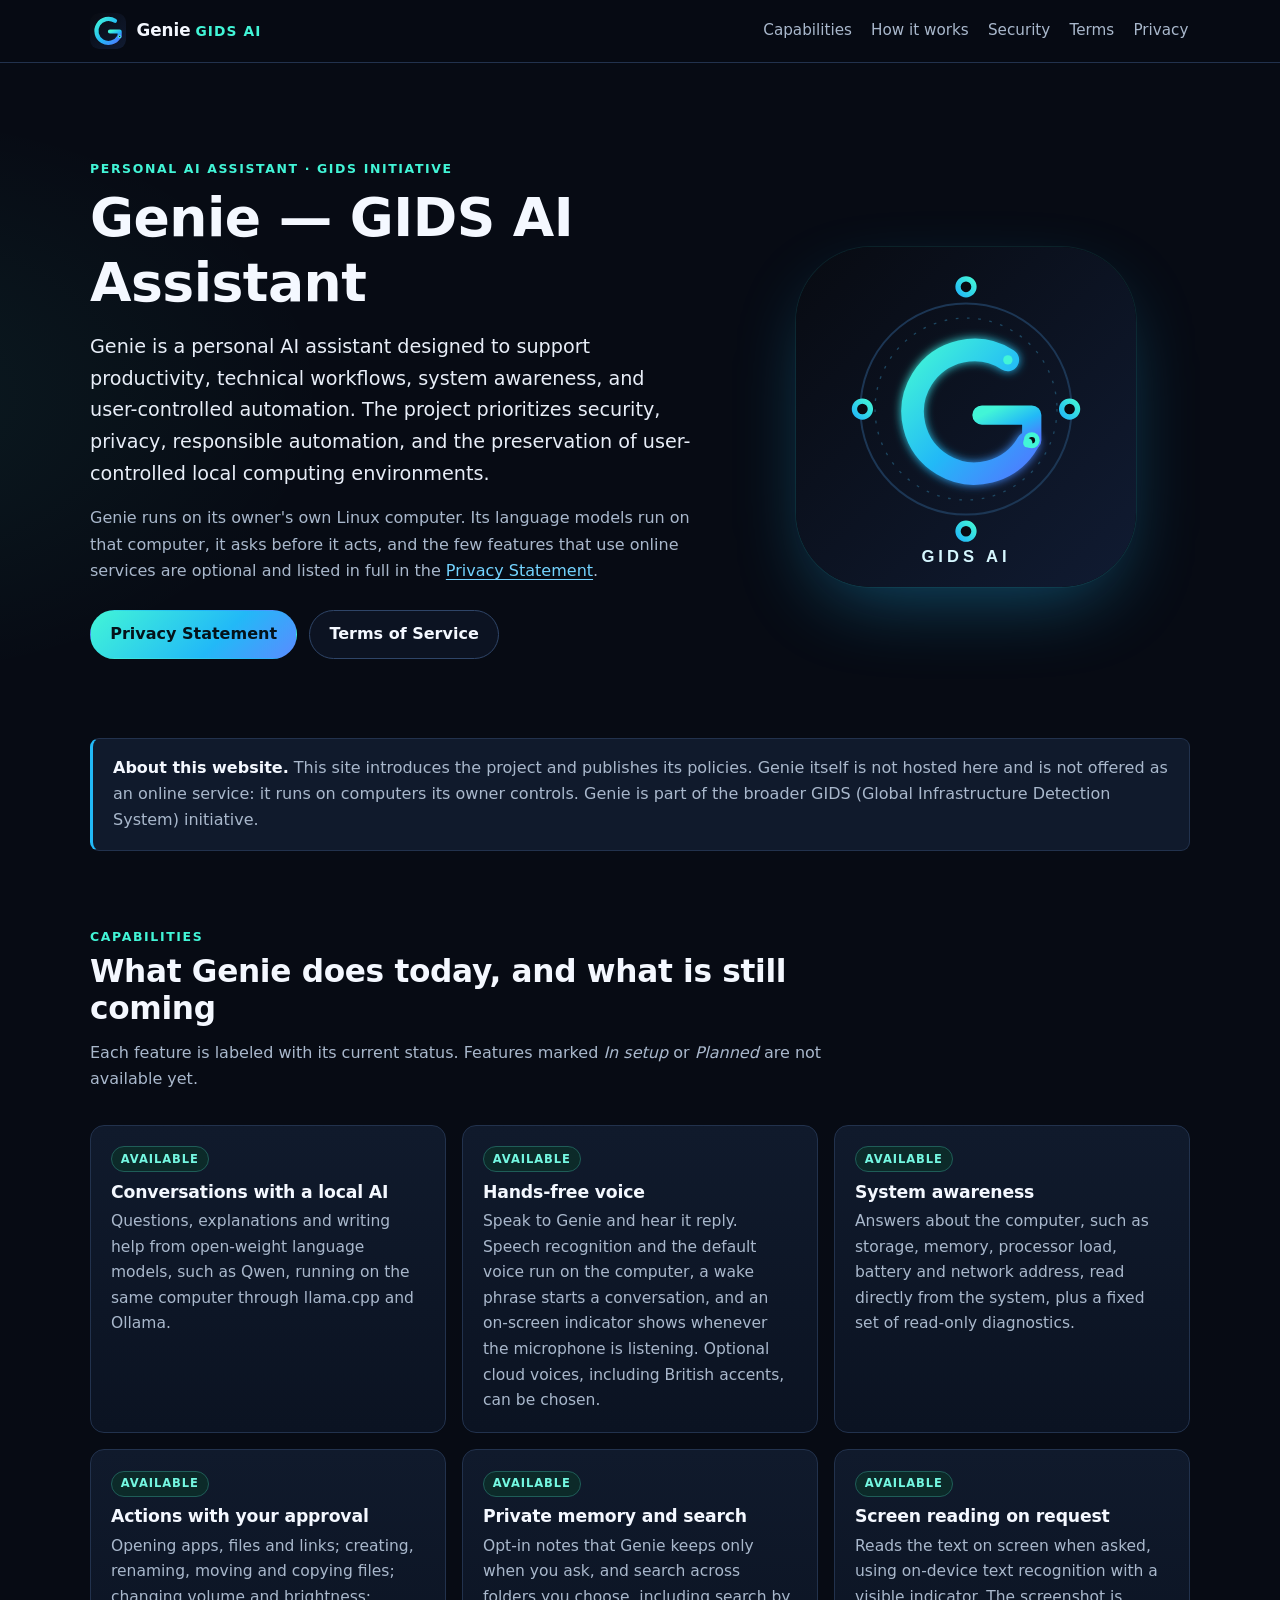
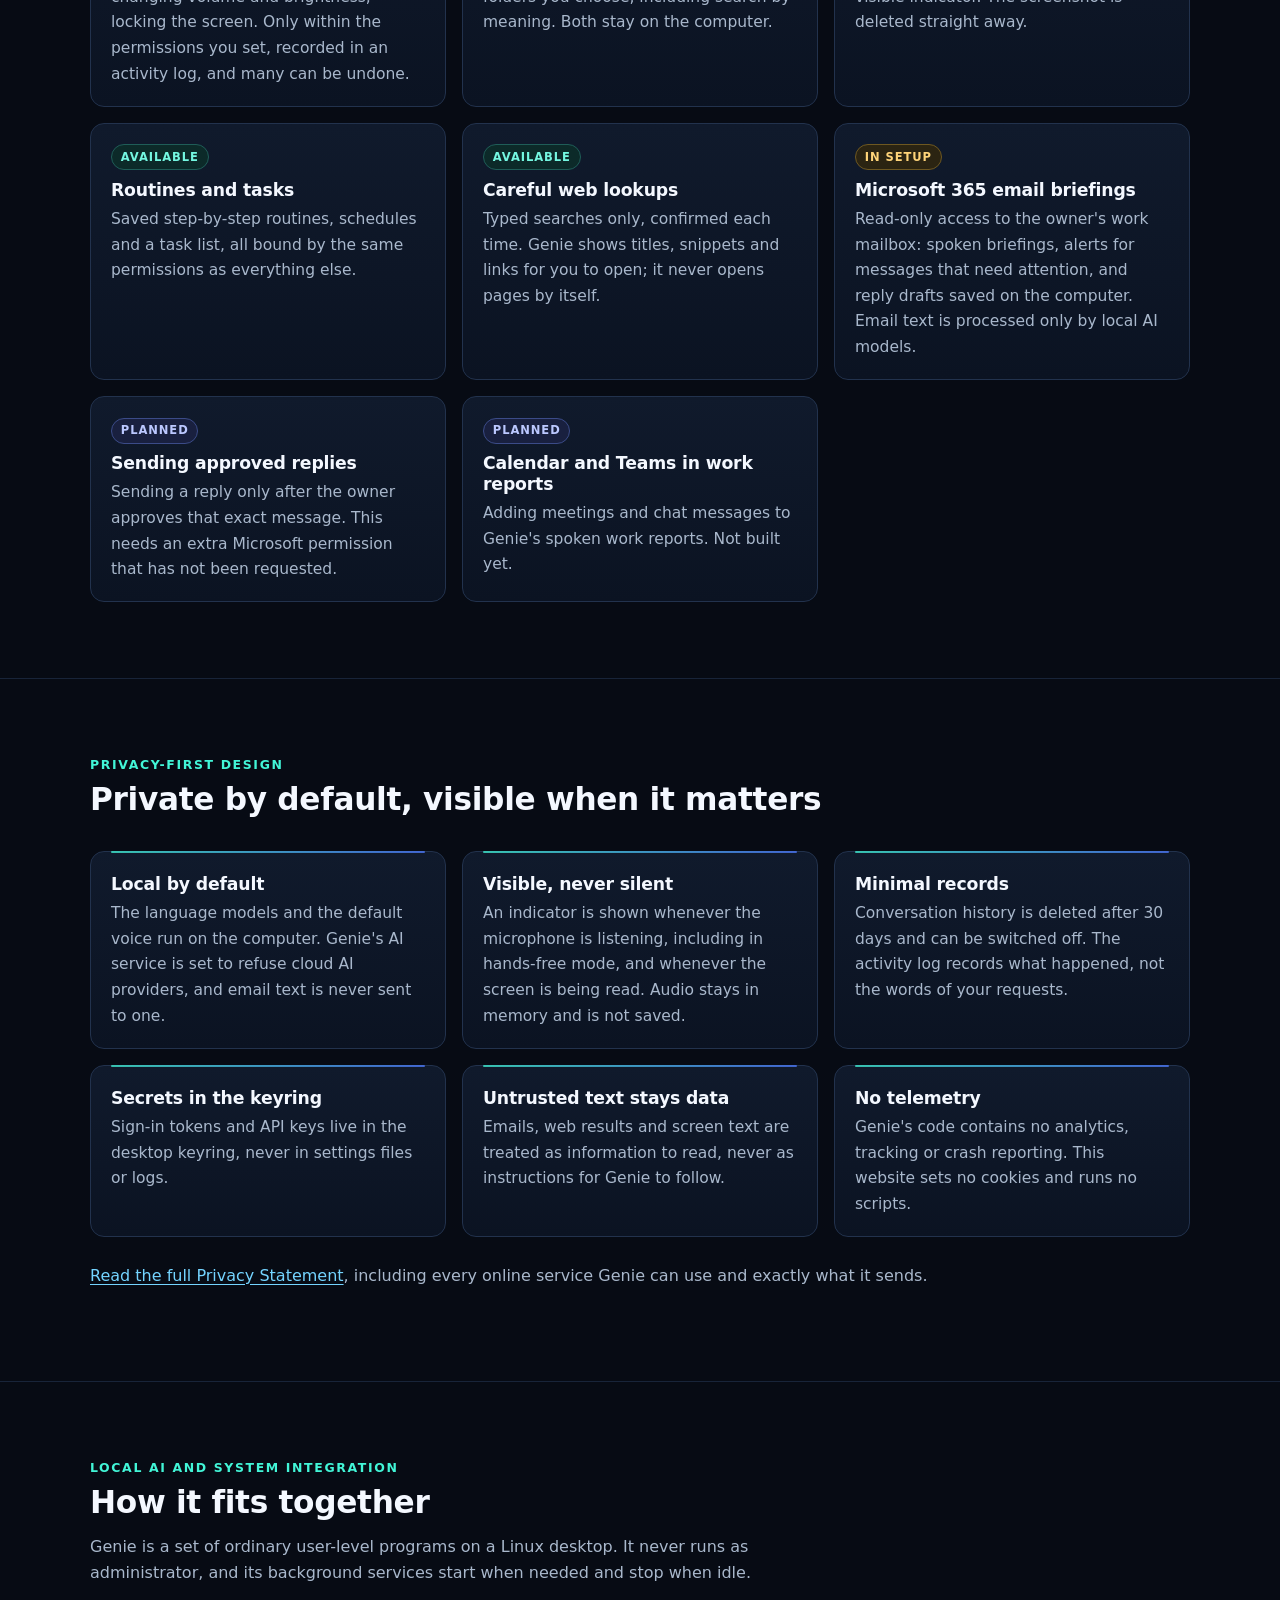
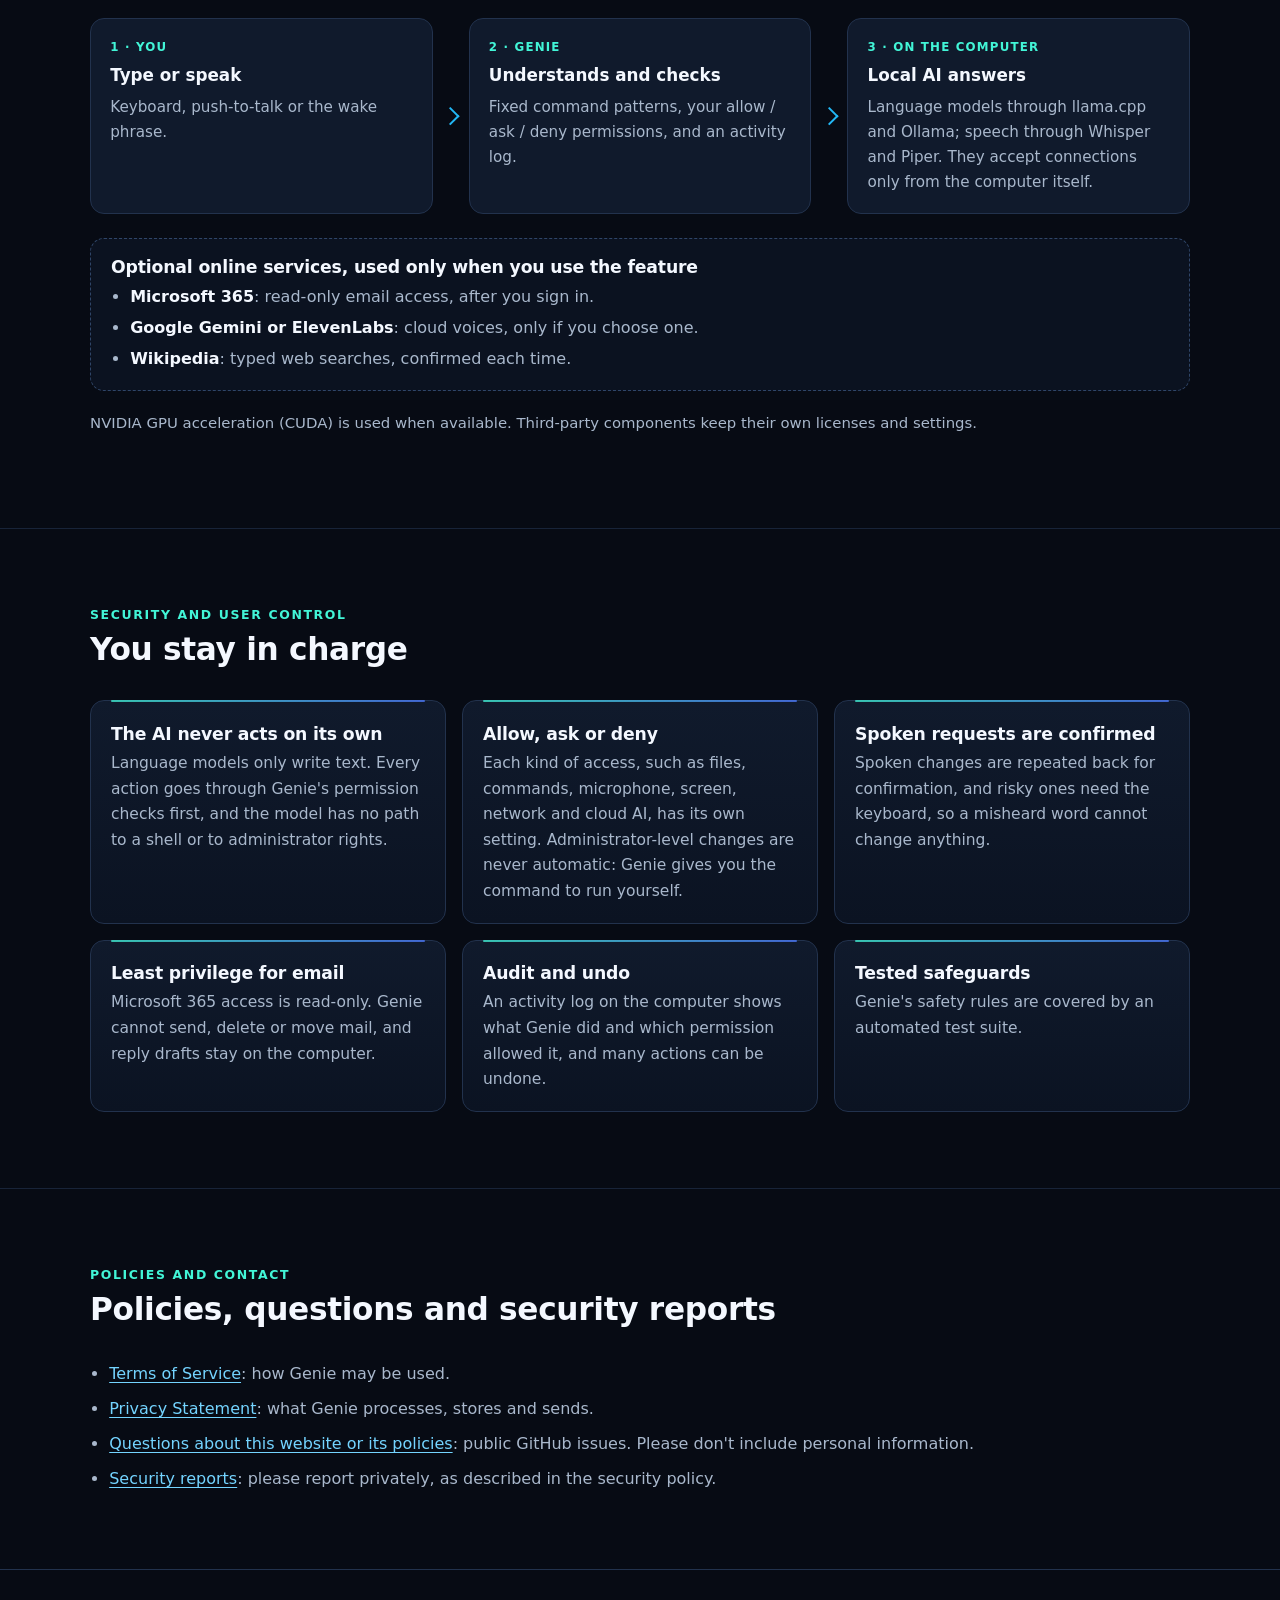
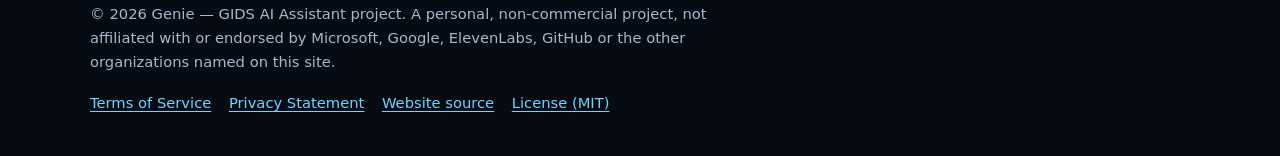
<file: index.html>
<!doctype html>
<html lang="en">
<head>
<meta charset="utf-8">
<meta name="viewport" content="width=device-width, initial-scale=1">
<meta http-equiv="Content-Security-Policy" content="default-src 'none'; style-src 'self'; img-src 'self'; base-uri 'none'; form-action 'none'; upgrade-insecure-requests">
<meta name="referrer" content="no-referrer">
<title>Genie — GIDS AI Assistant</title>
<meta name="description" content="Genie is a personal, privacy-first AI assistant that runs on its owner's own computer, with local AI models and user-controlled automation. Part of the GIDS initiative.">
<meta name="color-scheme" content="dark">
<meta name="theme-color" content="#070b14">
<link rel="icon" href="assets/favicon.svg" type="image/svg+xml">
<link rel="icon" href="assets/favicon-32.png" type="image/png" sizes="32x32">
<link rel="apple-touch-icon" href="assets/apple-touch-icon.png">
<link rel="stylesheet" href="assets/site.css">
</head>
<body>
<a class="skip-link" href="#main">Skip to content</a>

<header class="site-header">
  <div class="wrap">
    <a class="brand" href="./" aria-label="Genie — GIDS AI Assistant, home">
      <img src="assets/favicon.svg" width="36" height="36" alt="">
      <span>Genie<span class="brand-sub">GIDS AI</span></span>
    </a>
    <nav class="site-nav" aria-label="Main">
      <ul>
        <li><a href="#capabilities">Capabilities</a></li>
        <li><a href="#how-it-works">How it works</a></li>
        <li><a href="#security">Security</a></li>
        <li><a href="terms-of-service.html">Terms</a></li>
        <li><a href="privacy-statement.html">Privacy</a></li>
      </ul>
    </nav>
  </div>
</header>

<main id="main">
  <section class="hero" aria-labelledby="page-title">
    <div class="wrap">
      <div class="hero-copy">
        <p class="eyebrow">Personal AI assistant · GIDS initiative</p>
        <h1 id="page-title">Genie — GIDS AI Assistant</h1>
        <p class="lead">Genie is a personal AI assistant designed to support productivity, technical workflows, system awareness, and user-controlled automation. The project prioritizes security, privacy, responsible automation, and the preservation of user-controlled local computing environments.</p>
        <p>Genie runs on its owner's own Linux computer. Its language models run on that computer, it asks before it acts, and the few features that use online services are optional and listed in full in the <a href="privacy-statement.html">Privacy Statement</a>.</p>
        <p class="hero-actions">
          <a class="btn btn-primary" href="privacy-statement.html">Privacy Statement</a>
          <a class="btn btn-secondary" href="terms-of-service.html">Terms of Service</a>
        </p>
      </div>
      <div class="hero-art">
        <img src="assets/genie-gidsai-logo.svg" width="512" height="512" alt="Genie GIDS AI logo: a glowing cyan-to-blue letter G inside a circuit ring, above the words GIDS AI">
      </div>
    </div>
  </section>

  <div class="wrap">
    <p class="notice" role="note"><strong>About this website.</strong> This site introduces the project and publishes its policies. Genie itself is not hosted here and is not offered as an online service: it runs on computers its owner controls. Genie is part of the broader GIDS (Global Infrastructure Detection System) initiative.</p>
  </div>

  <section class="section" id="capabilities" aria-labelledby="capabilities-title">
    <div class="wrap">
      <div class="section-head">
        <p class="eyebrow">Capabilities</p>
        <h2 id="capabilities-title">What Genie does today, and what is still coming</h2>
        <p>Each feature is labeled with its current status. Features marked <em>In setup</em> or <em>Planned</em> are not available yet.</p>
      </div>
      <ul class="cards">
        <li class="card">
          <span class="status status-available">Available</span>
          <h3>Conversations with a local AI</h3>
          <p>Questions, explanations and writing help from open-weight language models, such as Qwen, running on the same computer through llama.cpp and Ollama.</p>
        </li>
        <li class="card">
          <span class="status status-available">Available</span>
          <h3>Hands-free voice</h3>
          <p>Speak to Genie and hear it reply. Speech recognition and the default voice run on the computer, a wake phrase starts a conversation, and an on-screen indicator shows whenever the microphone is listening. Optional cloud voices, including British accents, can be chosen.</p>
        </li>
        <li class="card">
          <span class="status status-available">Available</span>
          <h3>System awareness</h3>
          <p>Answers about the computer, such as storage, memory, processor load, battery and network address, read directly from the system, plus a fixed set of read-only diagnostics.</p>
        </li>
        <li class="card">
          <span class="status status-available">Available</span>
          <h3>Actions with your approval</h3>
          <p>Opening apps, files and links; creating, renaming, moving and copying files; changing volume and brightness; locking the screen. Only within the permissions you set, recorded in an activity log, and many can be undone.</p>
        </li>
        <li class="card">
          <span class="status status-available">Available</span>
          <h3>Private memory and search</h3>
          <p>Opt-in notes that Genie keeps only when you ask, and search across folders you choose, including search by meaning. Both stay on the computer.</p>
        </li>
        <li class="card">
          <span class="status status-available">Available</span>
          <h3>Screen reading on request</h3>
          <p>Reads the text on screen when asked, using on-device text recognition with a visible indicator. The screenshot is deleted straight away.</p>
        </li>
        <li class="card">
          <span class="status status-available">Available</span>
          <h3>Routines and tasks</h3>
          <p>Saved step-by-step routines, schedules and a task list, all bound by the same permissions as everything else.</p>
        </li>
        <li class="card">
          <span class="status status-available">Available</span>
          <h3>Careful web lookups</h3>
          <p>Typed searches only, confirmed each time. Genie shows titles, snippets and links for you to open; it never opens pages by itself.</p>
        </li>
        <li class="card">
          <span class="status status-setup">In setup</span>
          <h3>Microsoft 365 email briefings</h3>
          <p>Read-only access to the owner's work mailbox: spoken briefings, alerts for messages that need attention, and reply drafts saved on the computer. Email text is processed only by local AI models.</p>
        </li>
        <li class="card">
          <span class="status status-planned">Planned</span>
          <h3>Sending approved replies</h3>
          <p>Sending a reply only after the owner approves that exact message. This needs an extra Microsoft permission that has not been requested.</p>
        </li>
        <li class="card">
          <span class="status status-planned">Planned</span>
          <h3>Calendar and Teams in work reports</h3>
          <p>Adding meetings and chat messages to Genie's spoken work reports. Not built yet.</p>
        </li>
      </ul>
    </div>
  </section>

  <section class="section" id="privacy" aria-labelledby="privacy-title">
    <div class="wrap">
      <div class="section-head">
        <p class="eyebrow">Privacy-first design</p>
        <h2 id="privacy-title">Private by default, visible when it matters</h2>
      </div>
      <ul class="cards cards-plain">
        <li class="card">
          <h3>Local by default</h3>
          <p>The language models and the default voice run on the computer. Genie's AI service is set to refuse cloud AI providers, and email text is never sent to one.</p>
        </li>
        <li class="card">
          <h3>Visible, never silent</h3>
          <p>An indicator is shown whenever the microphone is listening, including in hands-free mode, and whenever the screen is being read. Audio stays in memory and is not saved.</p>
        </li>
        <li class="card">
          <h3>Minimal records</h3>
          <p>Conversation history is deleted after 30 days and can be switched off. The activity log records what happened, not the words of your requests.</p>
        </li>
        <li class="card">
          <h3>Secrets in the keyring</h3>
          <p>Sign-in tokens and API keys live in the desktop keyring, never in settings files or logs.</p>
        </li>
        <li class="card">
          <h3>Untrusted text stays data</h3>
          <p>Emails, web results and screen text are treated as information to read, never as instructions for Genie to follow.</p>
        </li>
        <li class="card">
          <h3>No telemetry</h3>
          <p>Genie's code contains no analytics, tracking or crash reporting. This website sets no cookies and runs no scripts.</p>
        </li>
      </ul>
      <p class="more"><a href="privacy-statement.html">Read the full Privacy Statement</a>, including every online service Genie can use and exactly what it sends.</p>
    </div>
  </section>

  <section class="section" id="how-it-works" aria-labelledby="how-title">
    <div class="wrap">
      <div class="section-head">
        <p class="eyebrow">Local AI and system integration</p>
        <h2 id="how-title">How it fits together</h2>
        <p>Genie is a set of ordinary user-level programs on a Linux desktop. It never runs as administrator, and its background services start when needed and stop when idle.</p>
      </div>
      <ol class="flow">
        <li class="flow-step">
          <span class="flow-kicker">1 · You</span>
          <strong>Type or speak</strong>
          <span class="flow-text">Keyboard, push-to-talk or the wake phrase.</span>
        </li>
        <li class="flow-step">
          <span class="flow-kicker">2 · Genie</span>
          <strong>Understands and checks</strong>
          <span class="flow-text">Fixed command patterns, your allow / ask / deny permissions, and an activity log.</span>
        </li>
        <li class="flow-step">
          <span class="flow-kicker">3 · On the computer</span>
          <strong>Local AI answers</strong>
          <span class="flow-text">Language models through llama.cpp and Ollama; speech through Whisper and Piper. They accept connections only from the computer itself.</span>
        </li>
      </ol>
      <div class="optional-services">
        <h3>Optional online services, used only when you use the feature</h3>
        <ul>
          <li><strong>Microsoft 365</strong>: read-only email access, after you sign in.</li>
          <li><strong>Google Gemini or ElevenLabs</strong>: cloud voices, only if you choose one.</li>
          <li><strong>Wikipedia</strong>: typed web searches, confirmed each time.</li>
        </ul>
      </div>
      <p class="fine">NVIDIA GPU acceleration (CUDA) is used when available. Third-party components keep their own licenses and settings.</p>
    </div>
  </section>

  <section class="section" id="security" aria-labelledby="security-title">
    <div class="wrap">
      <div class="section-head">
        <p class="eyebrow">Security and user control</p>
        <h2 id="security-title">You stay in charge</h2>
      </div>
      <ul class="cards cards-plain">
        <li class="card">
          <h3>The AI never acts on its own</h3>
          <p>Language models only write text. Every action goes through Genie's permission checks first, and the model has no path to a shell or to administrator rights.</p>
        </li>
        <li class="card">
          <h3>Allow, ask or deny</h3>
          <p>Each kind of access, such as files, commands, microphone, screen, network and cloud AI, has its own setting. Administrator-level changes are never automatic: Genie gives you the command to run yourself.</p>
        </li>
        <li class="card">
          <h3>Spoken requests are confirmed</h3>
          <p>Spoken changes are repeated back for confirmation, and risky ones need the keyboard, so a misheard word cannot change anything.</p>
        </li>
        <li class="card">
          <h3>Least privilege for email</h3>
          <p>Microsoft 365 access is read-only. Genie cannot send, delete or move mail, and reply drafts stay on the computer.</p>
        </li>
        <li class="card">
          <h3>Audit and undo</h3>
          <p>An activity log on the computer shows what Genie did and which permission allowed it, and many actions can be undone.</p>
        </li>
        <li class="card">
          <h3>Tested safeguards</h3>
          <p>Genie's safety rules are covered by an automated test suite.</p>
        </li>
      </ul>
    </div>
  </section>

  <section class="section" id="contact" aria-labelledby="contact-title">
    <div class="wrap">
      <div class="section-head">
        <p class="eyebrow">Policies and contact</p>
        <h2 id="contact-title">Policies, questions and security reports</h2>
      </div>
      <ul class="link-list">
        <li><a href="terms-of-service.html">Terms of Service</a>: how Genie may be used.</li>
        <li><a href="privacy-statement.html">Privacy Statement</a>: what Genie processes, stores and sends.</li>
        <li><a href="https://github.com/gidabytes/genie-gids-ai/issues">Questions about this website or its policies</a>: public GitHub issues. Please don't include personal information.</li>
        <li><a href="https://github.com/gidabytes/genie-gids-ai/blob/main/SECURITY.md">Security reports</a>: please report privately, as described in the security policy.</li>
      </ul>
    </div>
  </section>
</main>

<footer class="site-footer">
  <div class="wrap">
    <p>© 2026 Genie — GIDS AI Assistant project. A personal, non-commercial project, not affiliated with or endorsed by Microsoft, Google, ElevenLabs, GitHub or the other organizations named on this site.</p>
    <nav aria-label="Footer">
      <ul>
        <li><a href="terms-of-service.html">Terms of Service</a></li>
        <li><a href="privacy-statement.html">Privacy Statement</a></li>
        <li><a href="https://github.com/gidabytes/genie-gids-ai">Website source</a></li>
        <li><a href="https://github.com/gidabytes/genie-gids-ai/blob/main/LICENSE">License (MIT)</a></li>
      </ul>
    </nav>
  </div>
</footer>
</body>
</html>
</file>
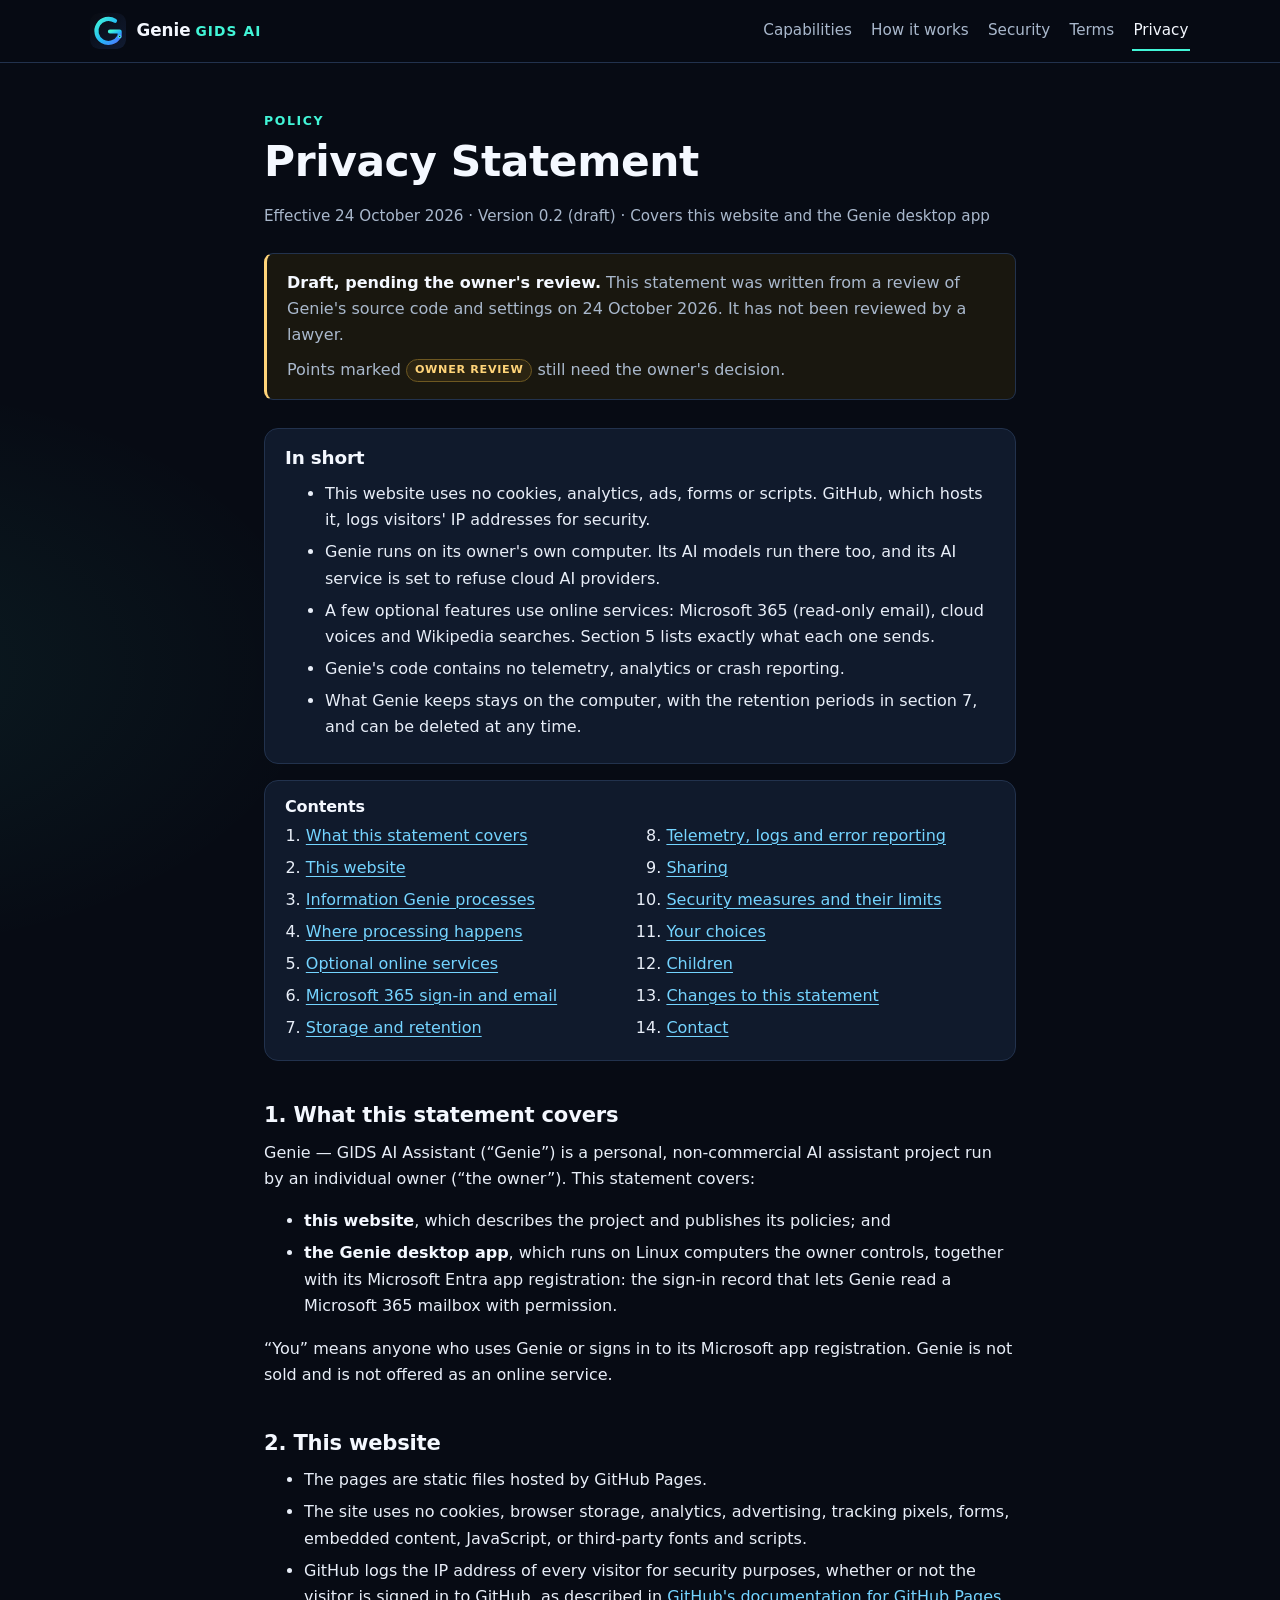
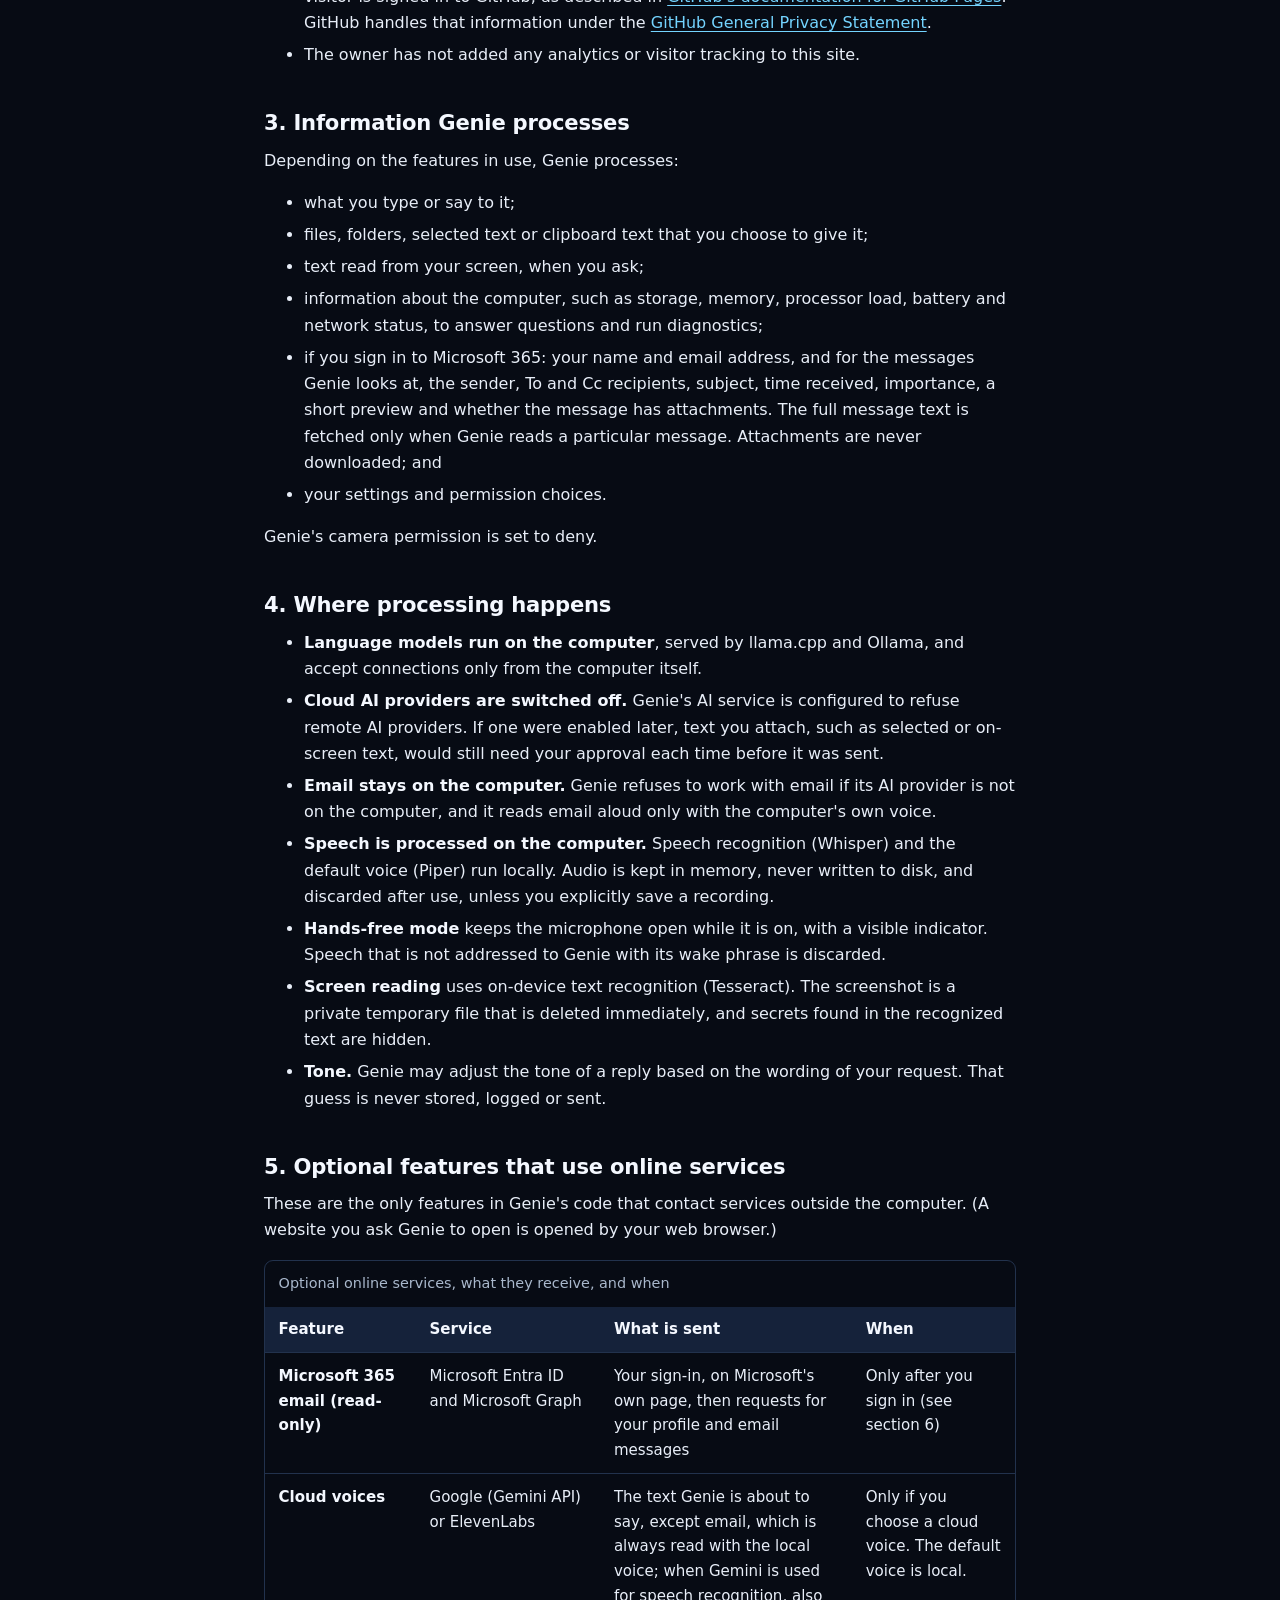
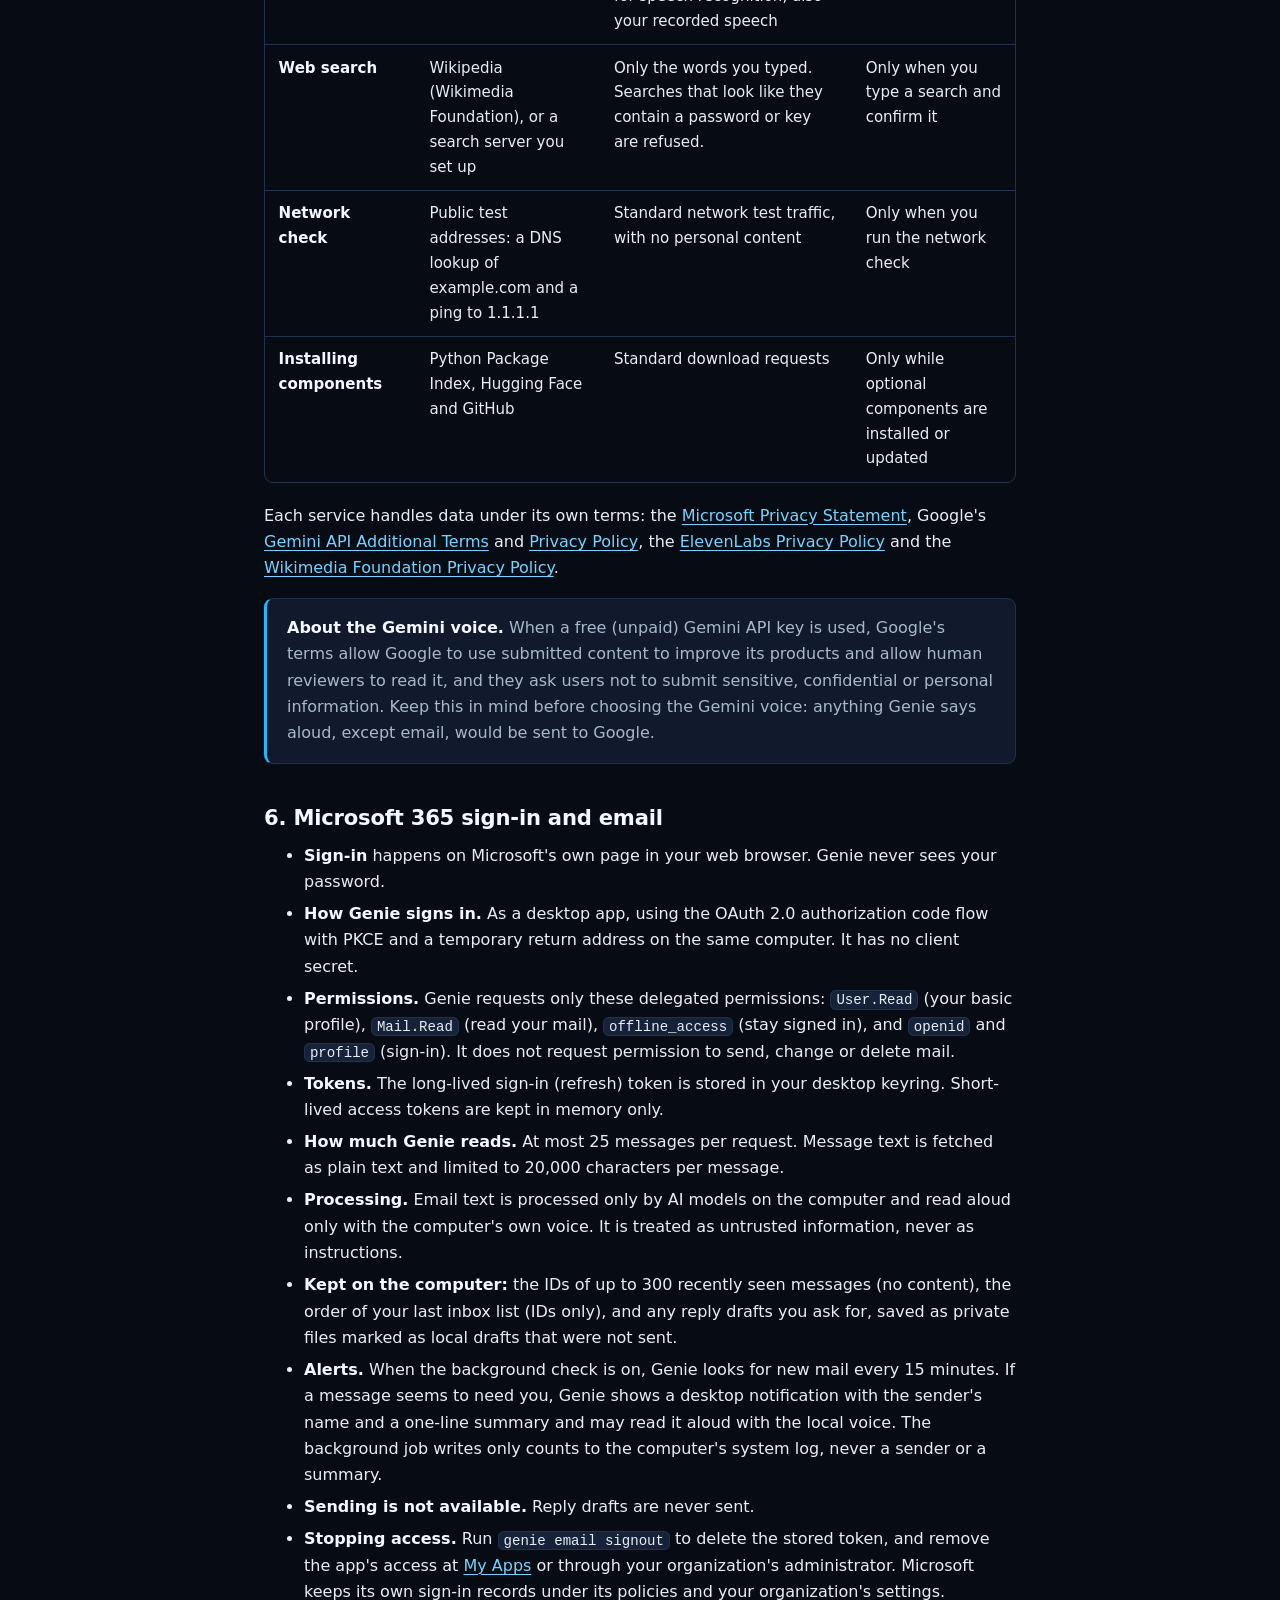
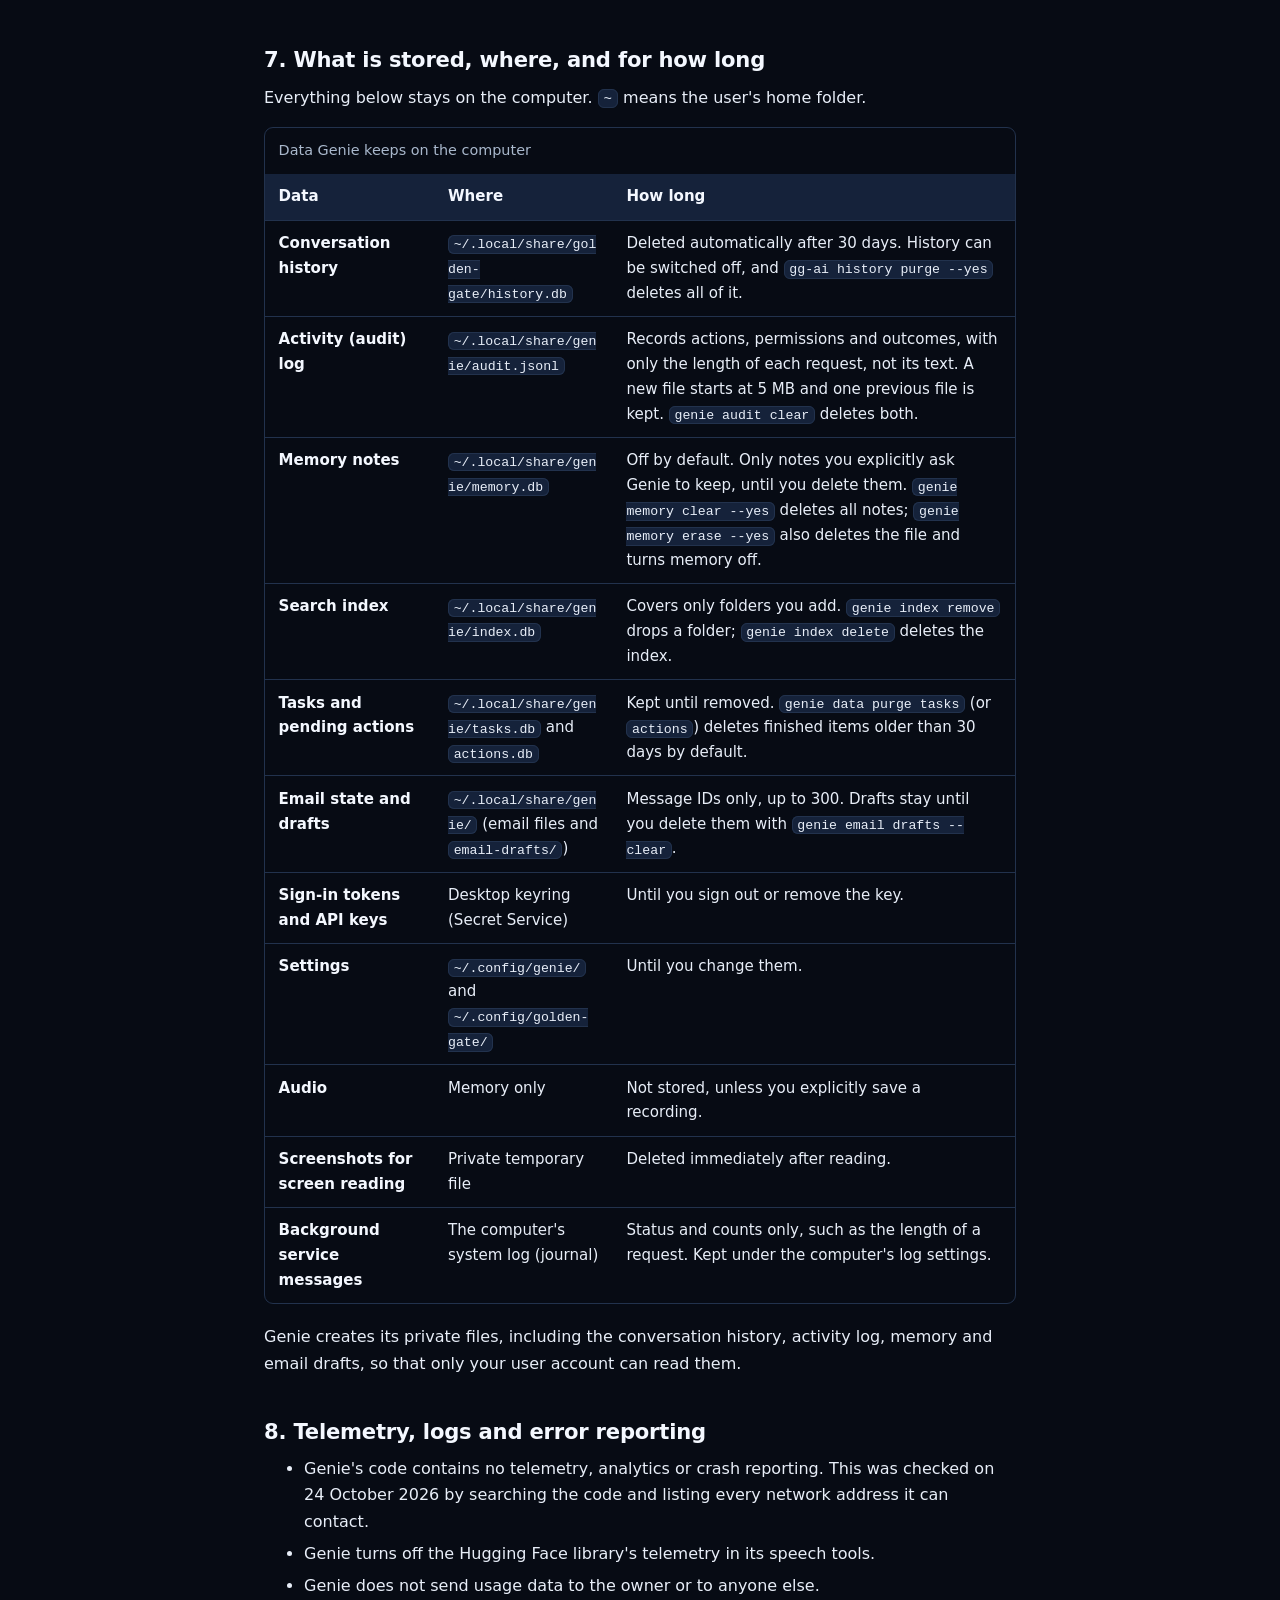
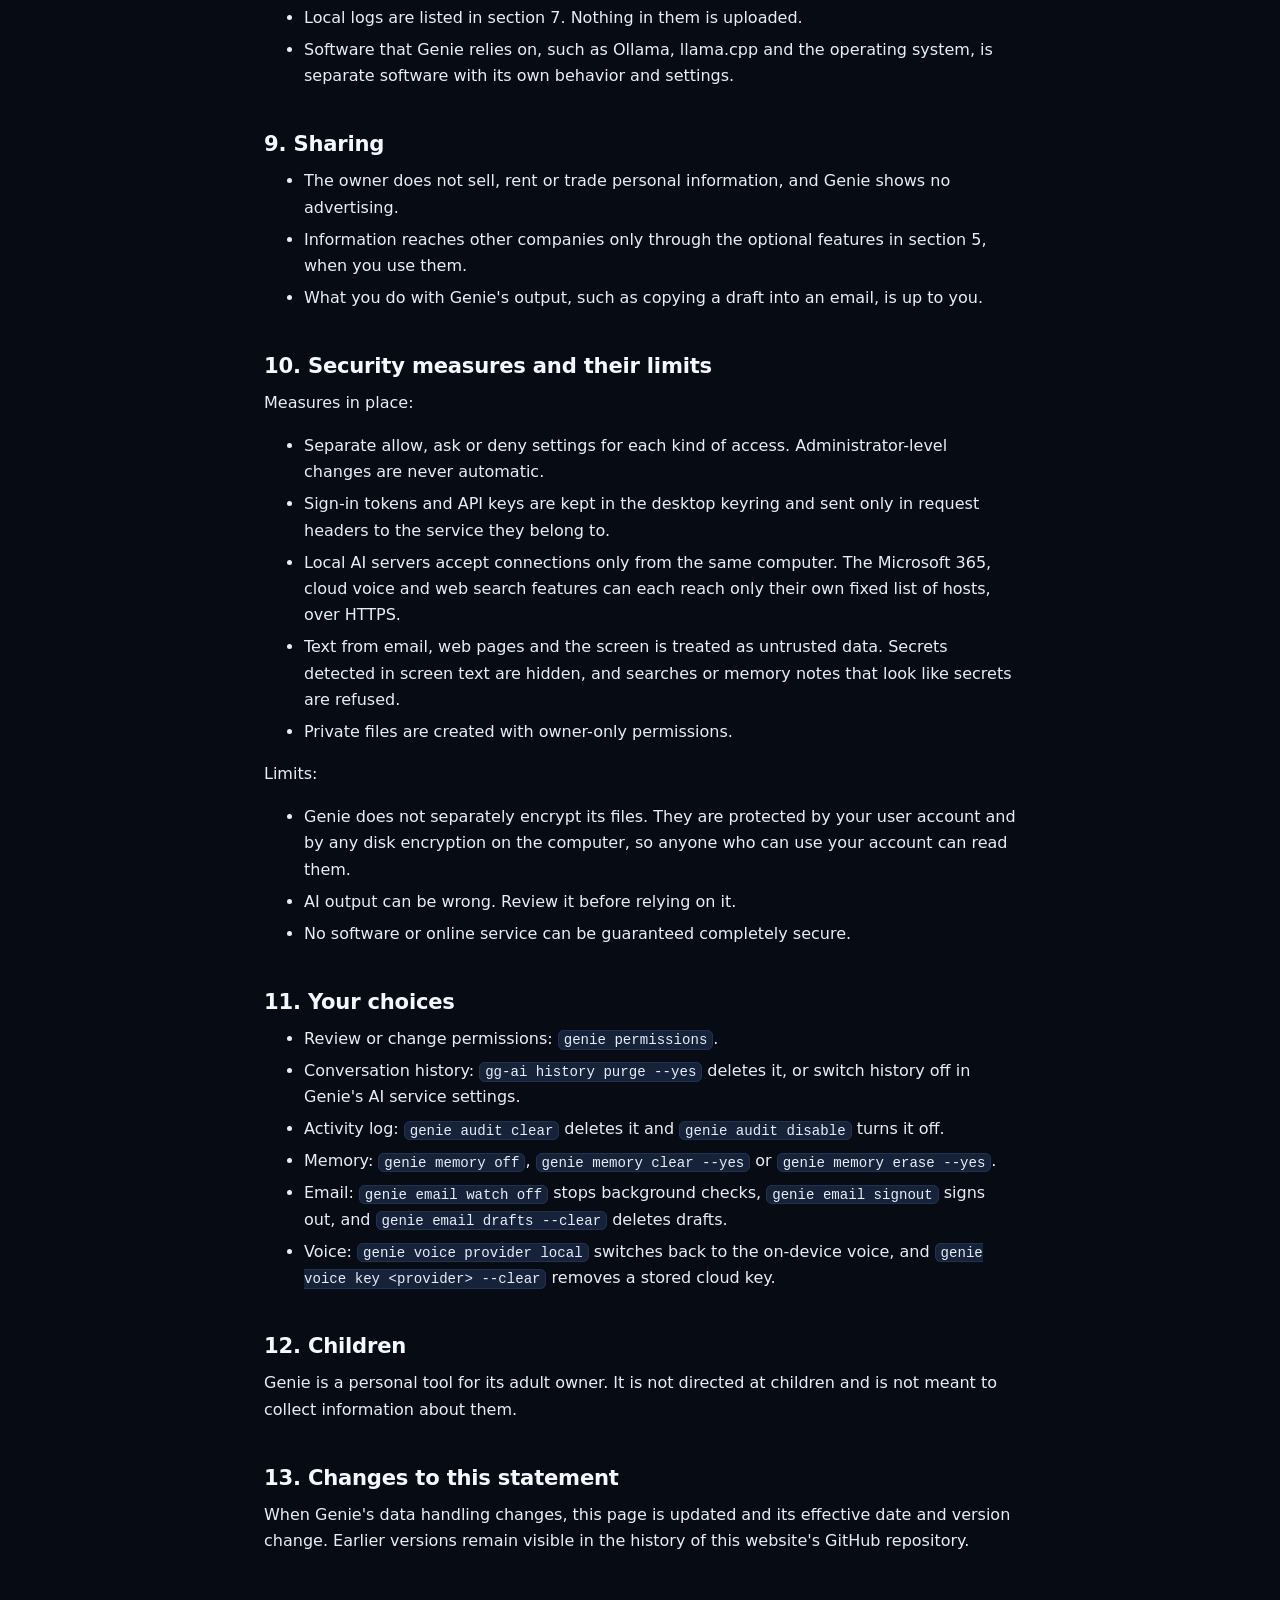
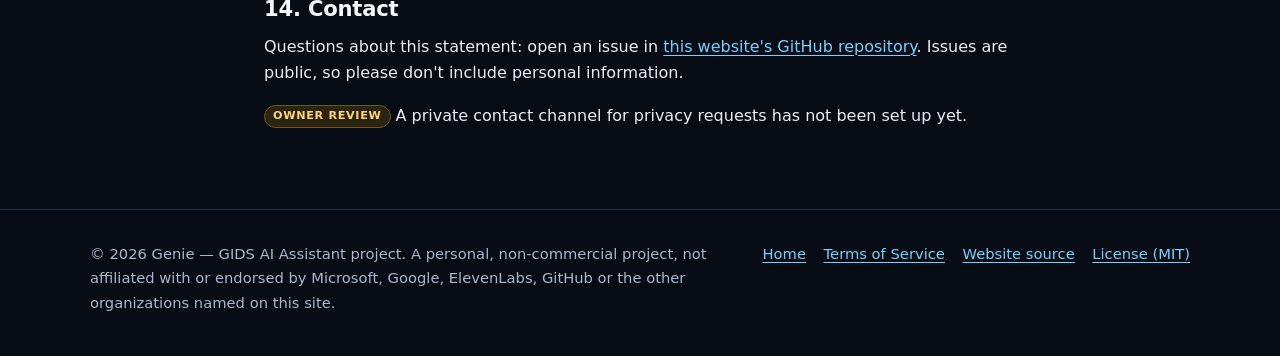
<file: privacy-statement.html>
<!doctype html>
<html lang="en">
<head>
<meta charset="utf-8">
<meta name="viewport" content="width=device-width, initial-scale=1">
<meta http-equiv="Content-Security-Policy" content="default-src 'none'; style-src 'self'; img-src 'self'; base-uri 'none'; form-action 'none'; upgrade-insecure-requests">
<meta name="referrer" content="no-referrer">
<title>Privacy Statement · Genie — GIDS AI Assistant</title>
<meta name="description" content="How Genie — GIDS AI Assistant and this website handle information: what is processed, what is stored and for how long, which online services are used, and how to delete data.">
<meta name="color-scheme" content="dark">
<meta name="theme-color" content="#070b14">
<link rel="icon" href="assets/favicon.svg" type="image/svg+xml">
<link rel="icon" href="assets/favicon-32.png" type="image/png" sizes="32x32">
<link rel="apple-touch-icon" href="assets/apple-touch-icon.png">
<link rel="stylesheet" href="assets/site.css">
</head>
<body>
<a class="skip-link" href="#main">Skip to content</a>

<header class="site-header">
  <div class="wrap">
    <a class="brand" href="./" aria-label="Genie — GIDS AI Assistant, home">
      <img src="assets/favicon.svg" width="36" height="36" alt="">
      <span>Genie<span class="brand-sub">GIDS AI</span></span>
    </a>
    <nav class="site-nav" aria-label="Main">
      <ul>
        <li><a href="./#capabilities">Capabilities</a></li>
        <li><a href="./#how-it-works">How it works</a></li>
        <li><a href="./#security">Security</a></li>
        <li><a href="terms-of-service.html">Terms</a></li>
        <li><a href="privacy-statement.html" aria-current="page">Privacy</a></li>
      </ul>
    </nav>
  </div>
</header>

<main id="main" class="wrap">
  <article class="doc">
    <p class="eyebrow">Policy</p>
    <h1>Privacy Statement</h1>
    <p class="doc-meta">Effective <time datetime="2026-10-24">24 October 2026</time> · Version 0.2 (draft) · Covers this website and the Genie desktop app</p>

    <div class="notice notice-draft" role="note">
      <p><strong>Draft, pending the owner's review.</strong> This statement was written from a review of Genie's source code and settings on 24 October 2026. It has not been reviewed by a lawyer.</p>
      <p>Points marked <span class="review-flag">Owner review</span> still need the owner's decision.</p>
    </div>

    <section class="summary" aria-labelledby="summary">
      <h2 id="summary">In short</h2>
      <ul>
        <li>This website uses no cookies, analytics, ads, forms or scripts. GitHub, which hosts it, logs visitors' IP addresses for security.</li>
        <li>Genie runs on its owner's own computer. Its AI models run there too, and its AI service is set to refuse cloud AI providers.</li>
        <li>A few optional features use online services: Microsoft 365 (read-only email), cloud voices and Wikipedia searches. Section 5 lists exactly what each one sends.</li>
        <li>Genie's code contains no telemetry, analytics or crash reporting.</li>
        <li>What Genie keeps stays on the computer, with the retention periods in section 7, and can be deleted at any time.</li>
      </ul>
    </section>

    <nav class="toc" aria-labelledby="toc-title">
      <h2 id="toc-title">Contents</h2>
      <ol>
        <li><a href="#scope">What this statement covers</a></li>
        <li><a href="#website">This website</a></li>
        <li><a href="#information">Information Genie processes</a></li>
        <li><a href="#local-processing">Where processing happens</a></li>
        <li><a href="#online-services">Optional online services</a></li>
        <li><a href="#microsoft">Microsoft 365 sign-in and email</a></li>
        <li><a href="#storage">Storage and retention</a></li>
        <li><a href="#telemetry">Telemetry, logs and error reporting</a></li>
        <li><a href="#sharing">Sharing</a></li>
        <li><a href="#security">Security measures and their limits</a></li>
        <li><a href="#choices">Your choices</a></li>
        <li><a href="#children">Children</a></li>
        <li><a href="#changes">Changes to this statement</a></li>
        <li><a href="#contact">Contact</a></li>
      </ol>
    </nav>

    <section aria-labelledby="scope">
      <h2 id="scope">1. What this statement covers</h2>
      <p>Genie — GIDS AI Assistant (“Genie”) is a personal, non-commercial AI assistant project run by an individual owner (“the owner”). This statement covers:</p>
      <ul>
        <li><strong>this website</strong>, which describes the project and publishes its policies; and</li>
        <li><strong>the Genie desktop app</strong>, which runs on Linux computers the owner controls, together with its Microsoft Entra app registration: the sign-in record that lets Genie read a Microsoft 365 mailbox with permission.</li>
      </ul>
      <p>“You” means anyone who uses Genie or signs in to its Microsoft app registration. Genie is not sold and is not offered as an online service.</p>
    </section>

    <section aria-labelledby="website">
      <h2 id="website">2. This website</h2>
      <ul>
        <li>The pages are static files hosted by GitHub Pages.</li>
        <li>The site uses no cookies, browser storage, analytics, advertising, tracking pixels, forms, embedded content, JavaScript, or third-party fonts and scripts.</li>
        <li>GitHub logs the IP address of every visitor for security purposes, whether or not the visitor is signed in to GitHub, as described in <a href="https://docs.github.com/en/pages/getting-started-with-github-pages/what-is-github-pages">GitHub's documentation for GitHub Pages</a>. GitHub handles that information under the <a href="https://docs.github.com/en/site-policy/privacy-policies/github-general-privacy-statement">GitHub General Privacy Statement</a>.</li>
        <li>The owner has not added any analytics or visitor tracking to this site.</li>
      </ul>
    </section>

    <section aria-labelledby="information">
      <h2 id="information">3. Information Genie processes</h2>
      <p>Depending on the features in use, Genie processes:</p>
      <ul>
        <li>what you type or say to it;</li>
        <li>files, folders, selected text or clipboard text that you choose to give it;</li>
        <li>text read from your screen, when you ask;</li>
        <li>information about the computer, such as storage, memory, processor load, battery and network status, to answer questions and run diagnostics;</li>
        <li>if you sign in to Microsoft 365: your name and email address, and for the messages Genie looks at, the sender, To and Cc recipients, subject, time received, importance, a short preview and whether the message has attachments. The full message text is fetched only when Genie reads a particular message. Attachments are never downloaded; and</li>
        <li>your settings and permission choices.</li>
      </ul>
      <p>Genie's camera permission is set to deny.</p>
    </section>

    <section aria-labelledby="local-processing">
      <h2 id="local-processing">4. Where processing happens</h2>
      <ul>
        <li><strong>Language models run on the computer</strong>, served by llama.cpp and Ollama, and accept connections only from the computer itself.</li>
        <li><strong>Cloud AI providers are switched off.</strong> Genie's AI service is configured to refuse remote AI providers. If one were enabled later, text you attach, such as selected or on-screen text, would still need your approval each time before it was sent.</li>
        <li><strong>Email stays on the computer.</strong> Genie refuses to work with email if its AI provider is not on the computer, and it reads email aloud only with the computer's own voice.</li>
        <li><strong>Speech is processed on the computer.</strong> Speech recognition (Whisper) and the default voice (Piper) run locally. Audio is kept in memory, never written to disk, and discarded after use, unless you explicitly save a recording.</li>
        <li><strong>Hands-free mode</strong> keeps the microphone open while it is on, with a visible indicator. Speech that is not addressed to Genie with its wake phrase is discarded.</li>
        <li><strong>Screen reading</strong> uses on-device text recognition (Tesseract). The screenshot is a private temporary file that is deleted immediately, and secrets found in the recognized text are hidden.</li>
        <li><strong>Tone.</strong> Genie may adjust the tone of a reply based on the wording of your request. That guess is never stored, logged or sent.</li>
      </ul>
    </section>

    <section aria-labelledby="online-services">
      <h2 id="online-services">5. Optional features that use online services</h2>
      <p>These are the only features in Genie's code that contact services outside the computer. (A website you ask Genie to open is opened by your web browser.)</p>
      <div class="table-wrap">
        <table class="stack-table" role="table">
          <caption>Optional online services, what they receive, and when</caption>
          <thead role="rowgroup">
            <tr role="row"><th scope="col" role="columnheader">Feature</th><th scope="col" role="columnheader">Service</th><th scope="col" role="columnheader">What is sent</th><th scope="col" role="columnheader">When</th></tr>
          </thead>
          <tbody role="rowgroup">
            <tr role="row">
              <th scope="row" role="rowheader">Microsoft 365 email (read-only)</th>
              <td role="cell" data-label="Service">Microsoft Entra ID and Microsoft Graph</td>
              <td role="cell" data-label="What is sent">Your sign-in, on Microsoft's own page, then requests for your profile and email messages</td>
              <td role="cell" data-label="When">Only after you sign in (see section 6)</td>
            </tr>
            <tr role="row">
              <th scope="row" role="rowheader">Cloud voices</th>
              <td role="cell" data-label="Service">Google (Gemini API) or ElevenLabs</td>
              <td role="cell" data-label="What is sent">The text Genie is about to say, except email, which is always read with the local voice; when Gemini is used for speech recognition, also your recorded speech</td>
              <td role="cell" data-label="When">Only if you choose a cloud voice. The default voice is local.</td>
            </tr>
            <tr role="row">
              <th scope="row" role="rowheader">Web search</th>
              <td role="cell" data-label="Service">Wikipedia (Wikimedia Foundation), or a search server you set up</td>
              <td role="cell" data-label="What is sent">Only the words you typed. Searches that look like they contain a password or key are refused.</td>
              <td role="cell" data-label="When">Only when you type a search and confirm it</td>
            </tr>
            <tr role="row">
              <th scope="row" role="rowheader">Network check</th>
              <td role="cell" data-label="Service">Public test addresses: a DNS lookup of example.com and a ping to 1.1.1.1</td>
              <td role="cell" data-label="What is sent">Standard network test traffic, with no personal content</td>
              <td role="cell" data-label="When">Only when you run the network check</td>
            </tr>
            <tr role="row">
              <th scope="row" role="rowheader">Installing components</th>
              <td role="cell" data-label="Service">Python Package Index, Hugging Face and GitHub</td>
              <td role="cell" data-label="What is sent">Standard download requests</td>
              <td role="cell" data-label="When">Only while optional components are installed or updated</td>
            </tr>
          </tbody>
        </table>
      </div>
      <p>Each service handles data under its own terms: the <a href="https://www.microsoft.com/en-us/privacy/privacystatement">Microsoft Privacy Statement</a>, Google's <a href="https://ai.google.dev/gemini-api/terms">Gemini API Additional Terms</a> and <a href="https://policies.google.com/privacy">Privacy Policy</a>, the <a href="https://elevenlabs.io/privacy-policy">ElevenLabs Privacy Policy</a> and the <a href="https://foundation.wikimedia.org/wiki/Policy:Privacy_policy">Wikimedia Foundation Privacy Policy</a>.</p>
      <p class="notice" role="note"><strong>About the Gemini voice.</strong> When a free (unpaid) Gemini API key is used, Google's terms allow Google to use submitted content to improve its products and allow human reviewers to read it, and they ask users not to submit sensitive, confidential or personal information. Keep this in mind before choosing the Gemini voice: anything Genie says aloud, except email, would be sent to Google.</p>
    </section>

    <section aria-labelledby="microsoft">
      <h2 id="microsoft">6. Microsoft 365 sign-in and email</h2>
      <ul>
        <li><strong>Sign-in</strong> happens on Microsoft's own page in your web browser. Genie never sees your password.</li>
        <li><strong>How Genie signs in.</strong> As a desktop app, using the OAuth 2.0 authorization code flow with PKCE and a temporary return address on the same computer. It has no client secret.</li>
        <li><strong>Permissions.</strong> Genie requests only these delegated permissions: <code>User.Read</code> (your basic profile), <code>Mail.Read</code> (read your mail), <code>offline_access</code> (stay signed in), and <code>openid</code> and <code>profile</code> (sign-in). It does not request permission to send, change or delete mail.</li>
        <li><strong>Tokens.</strong> The long-lived sign-in (refresh) token is stored in your desktop keyring. Short-lived access tokens are kept in memory only.</li>
        <li><strong>How much Genie reads.</strong> At most 25 messages per request. Message text is fetched as plain text and limited to 20,000 characters per message.</li>
        <li><strong>Processing.</strong> Email text is processed only by AI models on the computer and read aloud only with the computer's own voice. It is treated as untrusted information, never as instructions.</li>
        <li><strong>Kept on the computer:</strong> the IDs of up to 300 recently seen messages (no content), the order of your last inbox list (IDs only), and any reply drafts you ask for, saved as private files marked as local drafts that were not sent.</li>
        <li><strong>Alerts.</strong> When the background check is on, Genie looks for new mail every 15 minutes. If a message seems to need you, Genie shows a desktop notification with the sender's name and a one-line summary and may read it aloud with the local voice. The background job writes only counts to the computer's system log, never a sender or a summary.</li>
        <li><strong>Sending is not available.</strong> Reply drafts are never sent.</li>
        <li><strong>Stopping access.</strong> Run <code>genie email signout</code> to delete the stored token, and remove the app's access at <a href="https://myapps.microsoft.com">My Apps</a> or through your organization's administrator. Microsoft keeps its own sign-in records under its policies and your organization's settings.</li>
      </ul>
    </section>

    <section aria-labelledby="storage">
      <h2 id="storage">7. What is stored, where, and for how long</h2>
      <p>Everything below stays on the computer. <code>~</code> means the user's home folder.</p>
      <div class="table-wrap">
        <table class="stack-table" role="table">
          <caption>Data Genie keeps on the computer</caption>
          <thead role="rowgroup">
            <tr role="row"><th scope="col" role="columnheader">Data</th><th scope="col" role="columnheader">Where</th><th scope="col" role="columnheader">How long</th></tr>
          </thead>
          <tbody role="rowgroup">
            <tr role="row">
              <th scope="row" role="rowheader">Conversation history</th>
              <td role="cell" data-label="Where"><code>~/.local/share/golden-gate/history.db</code></td>
              <td role="cell" data-label="How long">Deleted automatically after 30 days. History can be switched off, and <code>gg-ai history purge --yes</code> deletes all of it.</td>
            </tr>
            <tr role="row">
              <th scope="row" role="rowheader">Activity (audit) log</th>
              <td role="cell" data-label="Where"><code>~/.local/share/genie/audit.jsonl</code></td>
              <td role="cell" data-label="How long">Records actions, permissions and outcomes, with only the length of each request, not its text. A new file starts at 5 MB and one previous file is kept. <code>genie audit clear</code> deletes both.</td>
            </tr>
            <tr role="row">
              <th scope="row" role="rowheader">Memory notes</th>
              <td role="cell" data-label="Where"><code>~/.local/share/genie/memory.db</code></td>
              <td role="cell" data-label="How long">Off by default. Only notes you explicitly ask Genie to keep, until you delete them. <code>genie memory clear --yes</code> deletes all notes; <code>genie memory erase --yes</code> also deletes the file and turns memory off.</td>
            </tr>
            <tr role="row">
              <th scope="row" role="rowheader">Search index</th>
              <td role="cell" data-label="Where"><code>~/.local/share/genie/index.db</code></td>
              <td role="cell" data-label="How long">Covers only folders you add. <code>genie index remove</code> drops a folder; <code>genie index delete</code> deletes the index.</td>
            </tr>
            <tr role="row">
              <th scope="row" role="rowheader">Tasks and pending actions</th>
              <td role="cell" data-label="Where"><code>~/.local/share/genie/tasks.db</code> and <code>actions.db</code></td>
              <td role="cell" data-label="How long">Kept until removed. <code>genie data purge tasks</code> (or <code>actions</code>) deletes finished items older than 30 days by default.</td>
            </tr>
            <tr role="row">
              <th scope="row" role="rowheader">Email state and drafts</th>
              <td role="cell" data-label="Where"><code>~/.local/share/genie/</code> (email files and <code>email-drafts/</code>)</td>
              <td role="cell" data-label="How long">Message IDs only, up to 300. Drafts stay until you delete them with <code>genie email drafts --clear</code>.</td>
            </tr>
            <tr role="row">
              <th scope="row" role="rowheader">Sign-in tokens and API keys</th>
              <td role="cell" data-label="Where">Desktop keyring (Secret Service)</td>
              <td role="cell" data-label="How long">Until you sign out or remove the key.</td>
            </tr>
            <tr role="row">
              <th scope="row" role="rowheader">Settings</th>
              <td role="cell" data-label="Where"><code>~/.config/genie/</code> and <code>~/.config/golden-gate/</code></td>
              <td role="cell" data-label="How long">Until you change them.</td>
            </tr>
            <tr role="row">
              <th scope="row" role="rowheader">Audio</th>
              <td role="cell" data-label="Where">Memory only</td>
              <td role="cell" data-label="How long">Not stored, unless you explicitly save a recording.</td>
            </tr>
            <tr role="row">
              <th scope="row" role="rowheader">Screenshots for screen reading</th>
              <td role="cell" data-label="Where">Private temporary file</td>
              <td role="cell" data-label="How long">Deleted immediately after reading.</td>
            </tr>
            <tr role="row">
              <th scope="row" role="rowheader">Background service messages</th>
              <td role="cell" data-label="Where">The computer's system log (journal)</td>
              <td role="cell" data-label="How long">Status and counts only, such as the length of a request. Kept under the computer's log settings.</td>
            </tr>
          </tbody>
        </table>
      </div>
      <p>Genie creates its private files, including the conversation history, activity log, memory and email drafts, so that only your user account can read them.</p>
    </section>

    <section aria-labelledby="telemetry">
      <h2 id="telemetry">8. Telemetry, logs and error reporting</h2>
      <ul>
        <li>Genie's code contains no telemetry, analytics or crash reporting. This was checked on 24 October 2026 by searching the code and listing every network address it can contact.</li>
        <li>Genie turns off the Hugging Face library's telemetry in its speech tools.</li>
        <li>Genie does not send usage data to the owner or to anyone else.</li>
        <li>Local logs are listed in section 7. Nothing in them is uploaded.</li>
        <li>Software that Genie relies on, such as Ollama, llama.cpp and the operating system, is separate software with its own behavior and settings.</li>
      </ul>
    </section>

    <section aria-labelledby="sharing">
      <h2 id="sharing">9. Sharing</h2>
      <ul>
        <li>The owner does not sell, rent or trade personal information, and Genie shows no advertising.</li>
        <li>Information reaches other companies only through the optional features in section 5, when you use them.</li>
        <li>What you do with Genie's output, such as copying a draft into an email, is up to you.</li>
      </ul>
    </section>

    <section aria-labelledby="security">
      <h2 id="security">10. Security measures and their limits</h2>
      <p>Measures in place:</p>
      <ul>
        <li>Separate allow, ask or deny settings for each kind of access. Administrator-level changes are never automatic.</li>
        <li>Sign-in tokens and API keys are kept in the desktop keyring and sent only in request headers to the service they belong to.</li>
        <li>Local AI servers accept connections only from the same computer. The Microsoft 365, cloud voice and web search features can each reach only their own fixed list of hosts, over HTTPS.</li>
        <li>Text from email, web pages and the screen is treated as untrusted data. Secrets detected in screen text are hidden, and searches or memory notes that look like secrets are refused.</li>
        <li>Private files are created with owner-only permissions.</li>
      </ul>
      <p>Limits:</p>
      <ul>
        <li>Genie does not separately encrypt its files. They are protected by your user account and by any disk encryption on the computer, so anyone who can use your account can read them.</li>
        <li>AI output can be wrong. Review it before relying on it.</li>
        <li>No software or online service can be guaranteed completely secure.</li>
      </ul>
    </section>

    <section aria-labelledby="choices">
      <h2 id="choices">11. Your choices</h2>
      <ul>
        <li>Review or change permissions: <code>genie permissions</code>.</li>
        <li>Conversation history: <code>gg-ai history purge --yes</code> deletes it, or switch history off in Genie's AI service settings.</li>
        <li>Activity log: <code>genie audit clear</code> deletes it and <code>genie audit disable</code> turns it off.</li>
        <li>Memory: <code>genie memory off</code>, <code>genie memory clear --yes</code> or <code>genie memory erase --yes</code>.</li>
        <li>Email: <code>genie email watch off</code> stops background checks, <code>genie email signout</code> signs out, and <code>genie email drafts --clear</code> deletes drafts.</li>
        <li>Voice: <code>genie voice provider local</code> switches back to the on-device voice, and <code>genie voice key &lt;provider&gt; --clear</code> removes a stored cloud key.</li>
      </ul>
    </section>

    <section aria-labelledby="children">
      <h2 id="children">12. Children</h2>
      <p>Genie is a personal tool for its adult owner. It is not directed at children and is not meant to collect information about them.</p>
    </section>

    <section aria-labelledby="changes">
      <h2 id="changes">13. Changes to this statement</h2>
      <p>When Genie's data handling changes, this page is updated and its effective date and version change. Earlier versions remain visible in the history of this website's GitHub repository.</p>
    </section>

    <section aria-labelledby="contact">
      <h2 id="contact">14. Contact</h2>
      <p>Questions about this statement: open an issue in <a href="https://github.com/gidabytes/genie-gids-ai/issues">this website's GitHub repository</a>. Issues are public, so please don't include personal information.</p>
      <p><span class="review-flag">Owner review</span> A private contact channel for privacy requests has not been set up yet.</p>
    </section>
  </article>
</main>

<footer class="site-footer">
  <div class="wrap">
    <p>© 2026 Genie — GIDS AI Assistant project. A personal, non-commercial project, not affiliated with or endorsed by Microsoft, Google, ElevenLabs, GitHub or the other organizations named on this site.</p>
    <nav aria-label="Footer">
      <ul>
        <li><a href="./">Home</a></li>
        <li><a href="terms-of-service.html">Terms of Service</a></li>
        <li><a href="https://github.com/gidabytes/genie-gids-ai">Website source</a></li>
        <li><a href="https://github.com/gidabytes/genie-gids-ai/blob/main/LICENSE">License (MIT)</a></li>
      </ul>
    </nav>
  </div>
</footer>
</body>
</html>
</file>
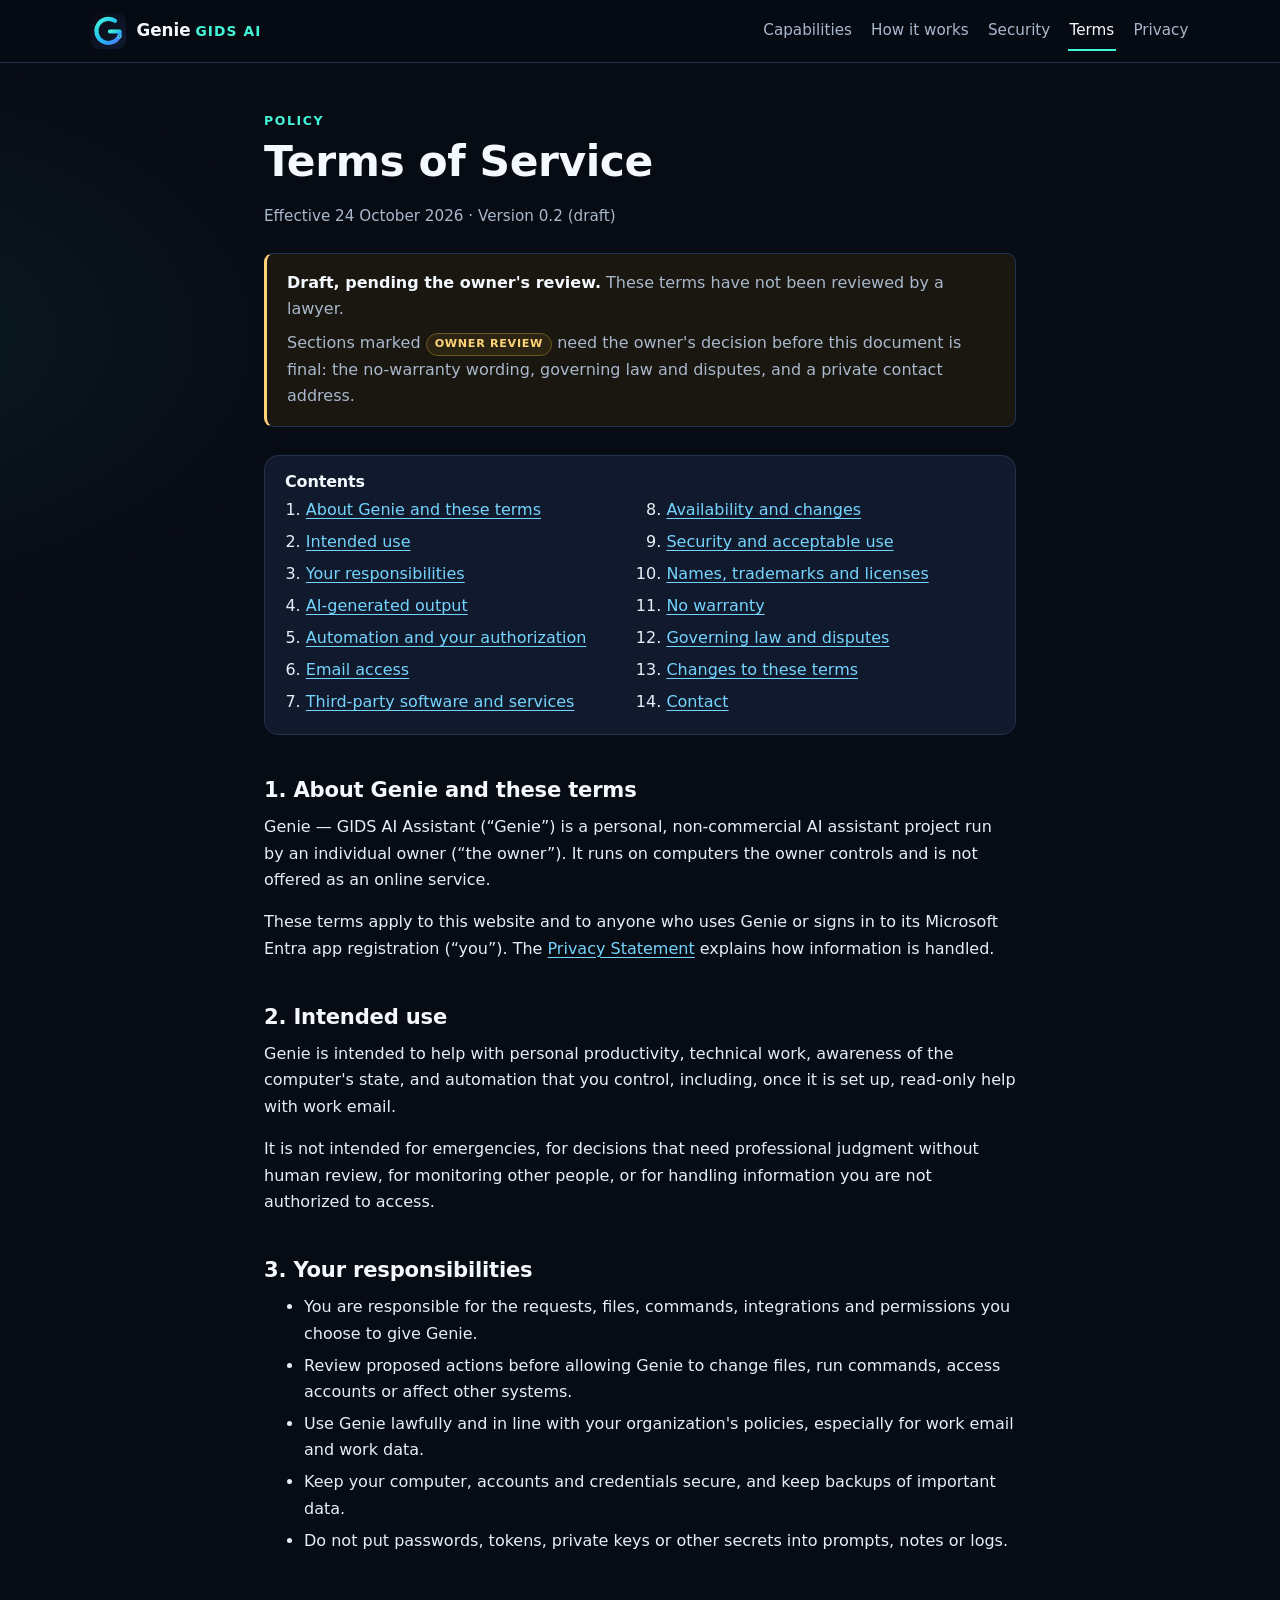
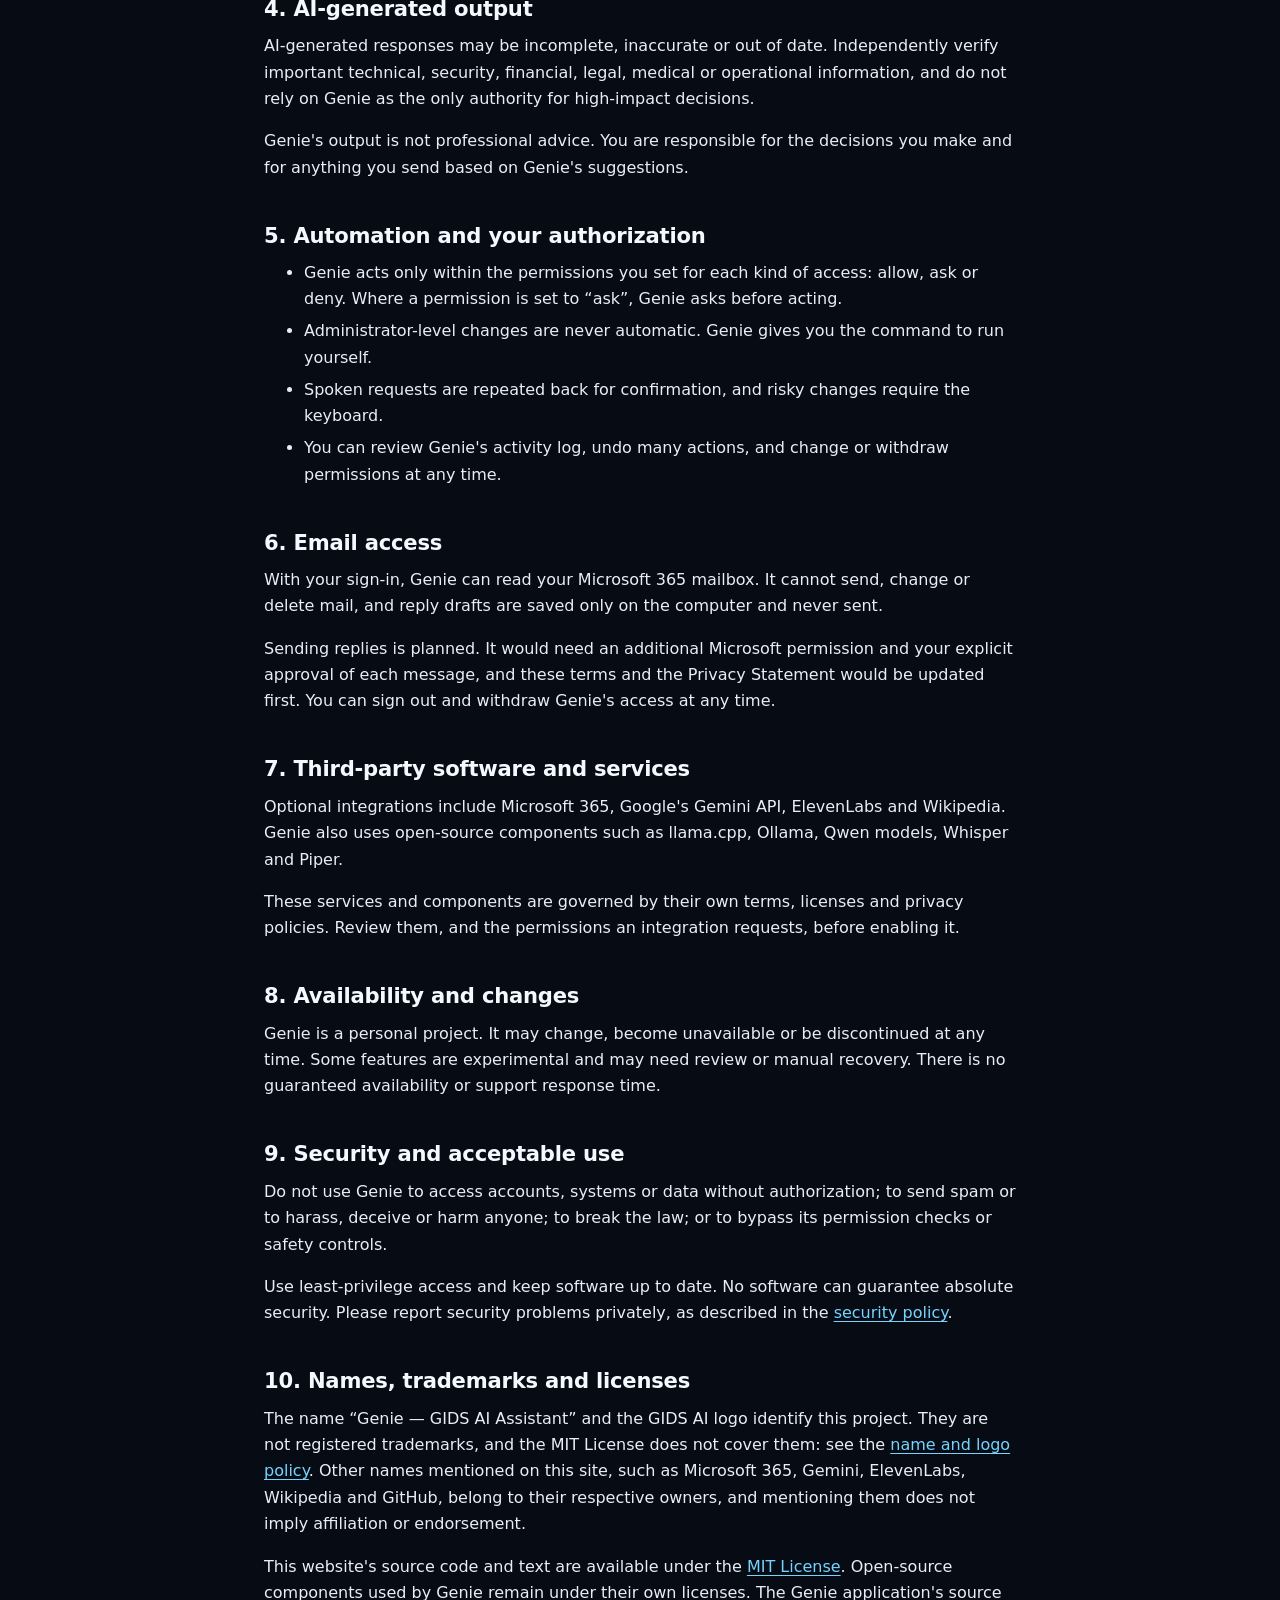
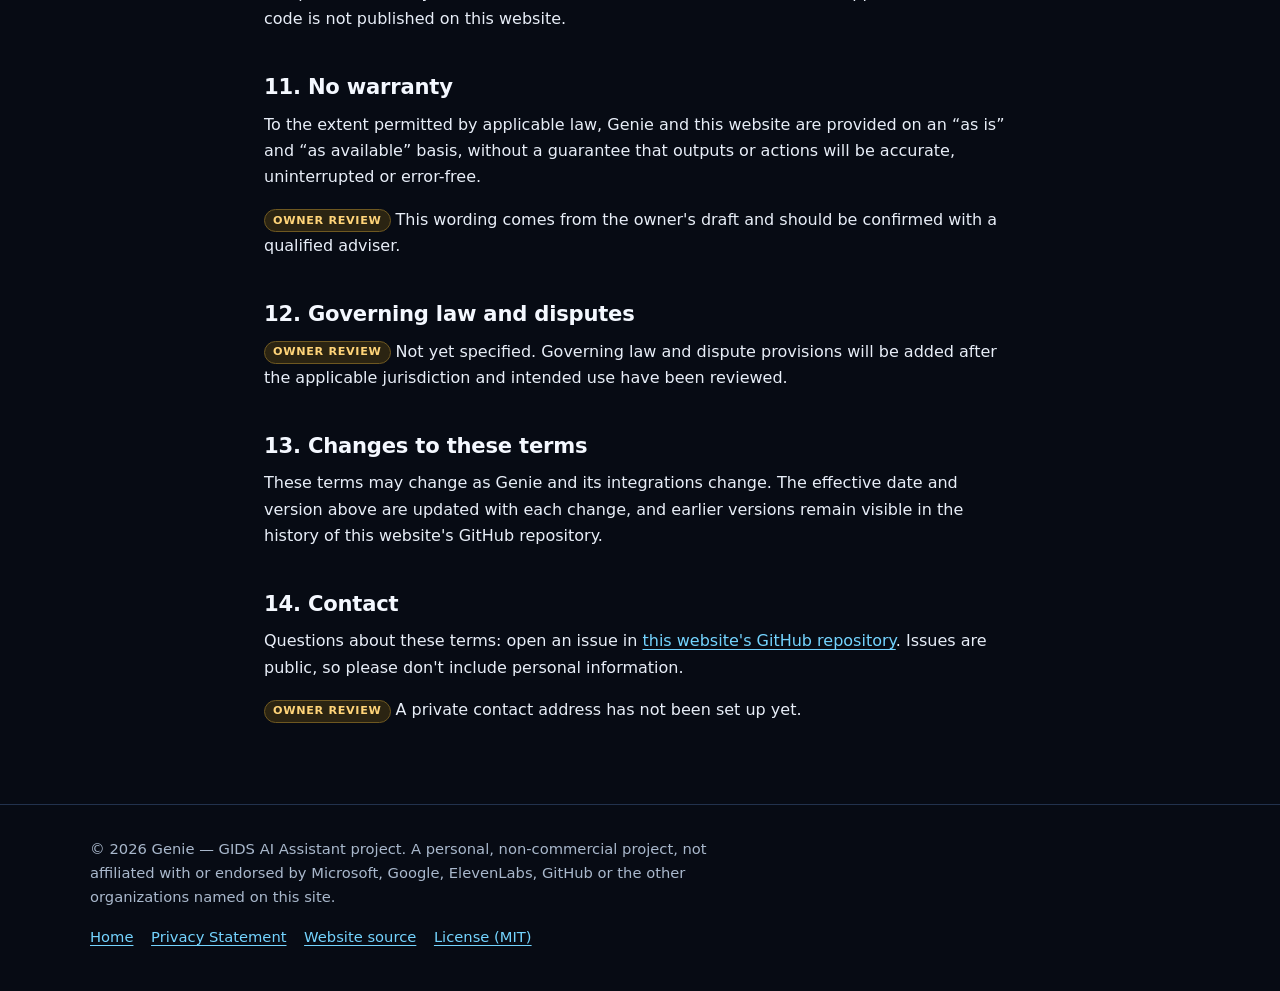
<file: terms-of-service.html>
<!doctype html>
<html lang="en">
<head>
<meta charset="utf-8">
<meta name="viewport" content="width=device-width, initial-scale=1">
<meta http-equiv="Content-Security-Policy" content="default-src 'none'; style-src 'self'; img-src 'self'; base-uri 'none'; form-action 'none'; upgrade-insecure-requests">
<meta name="referrer" content="no-referrer">
<title>Terms of Service · Genie — GIDS AI Assistant</title>
<meta name="description" content="Terms of Service for Genie — GIDS AI Assistant, a personal AI assistant project: intended use, your responsibilities, AI output, automation, integrations and changes.">
<meta name="color-scheme" content="dark">
<meta name="theme-color" content="#070b14">
<link rel="icon" href="assets/favicon.svg" type="image/svg+xml">
<link rel="icon" href="assets/favicon-32.png" type="image/png" sizes="32x32">
<link rel="apple-touch-icon" href="assets/apple-touch-icon.png">
<link rel="stylesheet" href="assets/site.css">
</head>
<body>
<a class="skip-link" href="#main">Skip to content</a>

<header class="site-header">
  <div class="wrap">
    <a class="brand" href="./" aria-label="Genie — GIDS AI Assistant, home">
      <img src="assets/favicon.svg" width="36" height="36" alt="">
      <span>Genie<span class="brand-sub">GIDS AI</span></span>
    </a>
    <nav class="site-nav" aria-label="Main">
      <ul>
        <li><a href="./#capabilities">Capabilities</a></li>
        <li><a href="./#how-it-works">How it works</a></li>
        <li><a href="./#security">Security</a></li>
        <li><a href="terms-of-service.html" aria-current="page">Terms</a></li>
        <li><a href="privacy-statement.html">Privacy</a></li>
      </ul>
    </nav>
  </div>
</header>

<main id="main" class="wrap">
  <article class="doc">
    <p class="eyebrow">Policy</p>
    <h1>Terms of Service</h1>
    <p class="doc-meta">Effective <time datetime="2026-10-24">24 October 2026</time> · Version 0.2 (draft)</p>

    <div class="notice notice-draft" role="note">
      <p><strong>Draft, pending the owner's review.</strong> These terms have not been reviewed by a lawyer.</p>
      <p>Sections marked <span class="review-flag">Owner review</span> need the owner's decision before this document is final: the no-warranty wording, governing law and disputes, and a private contact address.</p>
    </div>

    <nav class="toc" aria-labelledby="toc-title">
      <h2 id="toc-title">Contents</h2>
      <ol>
        <li><a href="#about">About Genie and these terms</a></li>
        <li><a href="#intended-use">Intended use</a></li>
        <li><a href="#responsibilities">Your responsibilities</a></li>
        <li><a href="#ai-output">AI-generated output</a></li>
        <li><a href="#automation">Automation and your authorization</a></li>
        <li><a href="#email">Email access</a></li>
        <li><a href="#third-party">Third-party software and services</a></li>
        <li><a href="#availability">Availability and changes</a></li>
        <li><a href="#acceptable-use">Security and acceptable use</a></li>
        <li><a href="#ip">Names, trademarks and licenses</a></li>
        <li><a href="#warranty">No warranty</a></li>
        <li><a href="#law">Governing law and disputes</a></li>
        <li><a href="#changes">Changes to these terms</a></li>
        <li><a href="#contact">Contact</a></li>
      </ol>
    </nav>

    <section aria-labelledby="about">
      <h2 id="about">1. About Genie and these terms</h2>
      <p>Genie — GIDS AI Assistant (“Genie”) is a personal, non-commercial AI assistant project run by an individual owner (“the owner”). It runs on computers the owner controls and is not offered as an online service.</p>
      <p>These terms apply to this website and to anyone who uses Genie or signs in to its Microsoft Entra app registration (“you”). The <a href="privacy-statement.html">Privacy Statement</a> explains how information is handled.</p>
    </section>

    <section aria-labelledby="intended-use">
      <h2 id="intended-use">2. Intended use</h2>
      <p>Genie is intended to help with personal productivity, technical work, awareness of the computer's state, and automation that you control, including, once it is set up, read-only help with work email.</p>
      <p>It is not intended for emergencies, for decisions that need professional judgment without human review, for monitoring other people, or for handling information you are not authorized to access.</p>
    </section>

    <section aria-labelledby="responsibilities">
      <h2 id="responsibilities">3. Your responsibilities</h2>
      <ul>
        <li>You are responsible for the requests, files, commands, integrations and permissions you choose to give Genie.</li>
        <li>Review proposed actions before allowing Genie to change files, run commands, access accounts or affect other systems.</li>
        <li>Use Genie lawfully and in line with your organization's policies, especially for work email and work data.</li>
        <li>Keep your computer, accounts and credentials secure, and keep backups of important data.</li>
        <li>Do not put passwords, tokens, private keys or other secrets into prompts, notes or logs.</li>
      </ul>
    </section>

    <section aria-labelledby="ai-output">
      <h2 id="ai-output">4. AI-generated output</h2>
      <p>AI-generated responses may be incomplete, inaccurate or out of date. Independently verify important technical, security, financial, legal, medical or operational information, and do not rely on Genie as the only authority for high-impact decisions.</p>
      <p>Genie's output is not professional advice. You are responsible for the decisions you make and for anything you send based on Genie's suggestions.</p>
    </section>

    <section aria-labelledby="automation">
      <h2 id="automation">5. Automation and your authorization</h2>
      <ul>
        <li>Genie acts only within the permissions you set for each kind of access: allow, ask or deny. Where a permission is set to “ask”, Genie asks before acting.</li>
        <li>Administrator-level changes are never automatic. Genie gives you the command to run yourself.</li>
        <li>Spoken requests are repeated back for confirmation, and risky changes require the keyboard.</li>
        <li>You can review Genie's activity log, undo many actions, and change or withdraw permissions at any time.</li>
      </ul>
    </section>

    <section aria-labelledby="email">
      <h2 id="email">6. Email access</h2>
      <p>With your sign-in, Genie can read your Microsoft 365 mailbox. It cannot send, change or delete mail, and reply drafts are saved only on the computer and never sent.</p>
      <p>Sending replies is planned. It would need an additional Microsoft permission and your explicit approval of each message, and these terms and the Privacy Statement would be updated first. You can sign out and withdraw Genie's access at any time.</p>
    </section>

    <section aria-labelledby="third-party">
      <h2 id="third-party">7. Third-party software and services</h2>
      <p>Optional integrations include Microsoft 365, Google's Gemini API, ElevenLabs and Wikipedia. Genie also uses open-source components such as llama.cpp, Ollama, Qwen models, Whisper and Piper.</p>
      <p>These services and components are governed by their own terms, licenses and privacy policies. Review them, and the permissions an integration requests, before enabling it.</p>
    </section>

    <section aria-labelledby="availability">
      <h2 id="availability">8. Availability and changes</h2>
      <p>Genie is a personal project. It may change, become unavailable or be discontinued at any time. Some features are experimental and may need review or manual recovery. There is no guaranteed availability or support response time.</p>
    </section>

    <section aria-labelledby="acceptable-use">
      <h2 id="acceptable-use">9. Security and acceptable use</h2>
      <p>Do not use Genie to access accounts, systems or data without authorization; to send spam or to harass, deceive or harm anyone; to break the law; or to bypass its permission checks or safety controls.</p>
      <p>Use least-privilege access and keep software up to date. No software can guarantee absolute security. Please report security problems privately, as described in the <a href="https://github.com/gidabytes/genie-gids-ai/blob/main/SECURITY.md">security policy</a>.</p>
    </section>

    <section aria-labelledby="ip">
      <h2 id="ip">10. Names, trademarks and licenses</h2>
      <p>The name “Genie — GIDS AI Assistant” and the GIDS AI logo identify this project. They are not registered trademarks, and the MIT License does not cover them: see the <a href="https://github.com/gidabytes/genie-gids-ai/blob/main/TRADEMARKS.md">name and logo policy</a>. Other names mentioned on this site, such as Microsoft 365, Gemini, ElevenLabs, Wikipedia and GitHub, belong to their respective owners, and mentioning them does not imply affiliation or endorsement.</p>
      <p>This website's source code and text are available under the <a href="https://github.com/gidabytes/genie-gids-ai/blob/main/LICENSE">MIT License</a>. Open-source components used by Genie remain under their own licenses. The Genie application's source code is not published on this website.</p>
    </section>

    <section aria-labelledby="warranty">
      <h2 id="warranty">11. No warranty</h2>
      <p>To the extent permitted by applicable law, Genie and this website are provided on an “as is” and “as available” basis, without a guarantee that outputs or actions will be accurate, uninterrupted or error-free.</p>
      <p><span class="review-flag">Owner review</span> This wording comes from the owner's draft and should be confirmed with a qualified adviser.</p>
    </section>

    <section aria-labelledby="law">
      <h2 id="law">12. Governing law and disputes</h2>
      <p><span class="review-flag">Owner review</span> Not yet specified. Governing law and dispute provisions will be added after the applicable jurisdiction and intended use have been reviewed.</p>
    </section>

    <section aria-labelledby="changes">
      <h2 id="changes">13. Changes to these terms</h2>
      <p>These terms may change as Genie and its integrations change. The effective date and version above are updated with each change, and earlier versions remain visible in the history of this website's GitHub repository.</p>
    </section>

    <section aria-labelledby="contact">
      <h2 id="contact">14. Contact</h2>
      <p>Questions about these terms: open an issue in <a href="https://github.com/gidabytes/genie-gids-ai/issues">this website's GitHub repository</a>. Issues are public, so please don't include personal information.</p>
      <p><span class="review-flag">Owner review</span> A private contact address has not been set up yet.</p>
    </section>
  </article>
</main>

<footer class="site-footer">
  <div class="wrap">
    <p>© 2026 Genie — GIDS AI Assistant project. A personal, non-commercial project, not affiliated with or endorsed by Microsoft, Google, ElevenLabs, GitHub or the other organizations named on this site.</p>
    <nav aria-label="Footer">
      <ul>
        <li><a href="./">Home</a></li>
        <li><a href="privacy-statement.html">Privacy Statement</a></li>
        <li><a href="https://github.com/gidabytes/genie-gids-ai">Website source</a></li>
        <li><a href="https://github.com/gidabytes/genie-gids-ai/blob/main/LICENSE">License (MIT)</a></li>
      </ul>
    </nav>
  </div>
</footer>
</body>
</html>
</file>
<file: assets/site.css>
/* Genie — GIDS AI Assistant website.
   Plain CSS: no web fonts, no external files, no scripts. Colors come from the GIDS AI logo. */

:root {
  color-scheme: dark;
  --bg: #070b14;
  --bg-raised: #0b1322;
  --surface: #101a2c;
  --surface-2: #15223a;
  --border: #22324d;
  --border-strong: #2f4568;
  --text: #e8eef8;
  --text-muted: #a9b8cc;
  --heading: #f4f8ff;
  --accent: #42f5d7;
  --accent-2: #22b9f7;
  --accent-3: #4e7bff;
  --link: #74d4ff;
  --link-hover: #b2e9ff;
  --ok-bg: #0c2a29;
  --ok-text: #74f7e1;
  --ok-border: #1f5d58;
  --setup-bg: #2b2412;
  --setup-text: #ffd479;
  --setup-border: #6e5821;
  --plan-bg: #19203f;
  --plan-text: #bcc8ff;
  --plan-border: #3b4b88;
  --radius: 14px;
  --radius-sm: 9px;
  --max: 1100px;
  --prose: 47rem;
  --font: Inter, "Segoe UI", system-ui, -apple-system, "Noto Sans", Roboto, "Helvetica Neue", Arial, sans-serif;
  --mono: ui-monospace, "JetBrains Mono", "SFMono-Regular", Menlo, Consolas, "Liberation Mono", monospace;
}

*, *::before, *::after { box-sizing: border-box; }

html { -webkit-text-size-adjust: 100%; text-size-adjust: 100%; }

body {
  margin: 0;
  min-height: 100vh;
  background-color: var(--bg);
  background-image:
    radial-gradient(1100px 560px at 85% -12%, rgba(34, 185, 247, 0.13), transparent 62%),
    radial-gradient(800px 480px at -12% 8%, rgba(66, 245, 215, 0.07), transparent 60%);
  background-repeat: no-repeat;
  color: var(--text);
  font: 400 1rem/1.65 var(--font);
  overflow-wrap: break-word;
}

img { max-width: 100%; height: auto; }

h1, h2, h3 { color: var(--heading); line-height: 1.2; letter-spacing: -0.01em; }
h1 { font-size: clamp(2.1rem, 1.35rem + 2.9vw, 3.35rem); margin: 0.4rem 0 1rem; font-weight: 800; }
h2 { font-size: clamp(1.45rem, 1.2rem + 1vw, 1.95rem); margin: 0.35rem 0 0.75rem; font-weight: 750; }
h3 { font-size: 1.08rem; margin: 0.6rem 0 0.4rem; font-weight: 700; }

p, ul, ol { margin: 0 0 1rem; }

a { color: var(--link); text-decoration-thickness: 1px; text-underline-offset: 0.18em; }
a:hover { color: var(--link-hover); }

:focus-visible { outline: 3px solid var(--accent); outline-offset: 3px; border-radius: 6px; }

code {
  font-family: var(--mono);
  font-size: 0.88em;
  background: var(--surface-2);
  border: 1px solid var(--border);
  border-radius: 6px;
  padding: 0.05em 0.35em;
  overflow-wrap: anywhere;
}

strong { color: var(--heading); }

.wrap { width: min(100% - 2rem, var(--max)); margin-inline: auto; }

.visually-hidden {
  position: absolute !important; width: 1px; height: 1px; margin: -1px; padding: 0;
  overflow: hidden; clip: rect(0 0 0 0); white-space: nowrap; border: 0;
}

.skip-link {
  position: absolute; left: 1rem; top: -4rem; z-index: 100;
  background: var(--accent); color: #04121a; font-weight: 700;
  padding: 0.55rem 0.95rem; border-radius: 8px; text-decoration: none;
}
.skip-link:focus { top: 1rem; color: #04121a; }

/* Header */
.site-header {
  position: sticky; top: 0; z-index: 10;
  background: rgba(7, 11, 20, 0.92);
  border-bottom: 1px solid var(--border);
}
@supports (backdrop-filter: blur(8px)) {
  .site-header { background: rgba(7, 11, 20, 0.78); backdrop-filter: blur(10px); }
}
.site-header .wrap {
  display: flex; flex-wrap: wrap; align-items: center; justify-content: space-between;
  gap: 0.5rem 1.5rem; padding-block: 0.7rem;
}
.brand {
  display: inline-flex; align-items: center; gap: 0.65rem;
  color: var(--heading); text-decoration: none; font-weight: 750; font-size: 1.05rem;
}
.brand img { width: 36px; height: 36px; border-radius: 9px; }
.brand-sub { color: var(--accent); font-weight: 650; font-size: 0.82em; letter-spacing: 0.08em; margin-left: 0.3rem; }
.brand:hover { color: var(--heading); }

.site-nav ul { list-style: none; margin: 0; padding: 0; display: flex; flex-wrap: wrap; gap: 0.15rem 1rem; }
.site-nav a {
  display: inline-block; padding: 0.4rem 0.1rem;
  color: var(--text-muted); text-decoration: none; font-size: 0.95rem;
  border-bottom: 2px solid transparent;
}
.site-nav a:hover { color: var(--heading); }
.site-nav a[aria-current="page"] { color: var(--heading); border-bottom-color: var(--accent); }

@media (max-width: 640px) {
  .site-header { position: static; }
}

/* Hero */
.hero { padding-block: clamp(3rem, 2rem + 5vw, 6rem) clamp(2rem, 1.5rem + 3vw, 4rem); }
.hero .wrap { display: grid; grid-template-columns: minmax(0, 1.35fr) minmax(0, 1fr); gap: 3rem; align-items: center; }
.eyebrow {
  margin: 0; font-size: 0.78rem; font-weight: 700; letter-spacing: 0.13em; text-transform: uppercase;
  color: var(--accent);
}
.lead { font-size: clamp(1.06rem, 1rem + 0.35vw, 1.2rem); color: var(--text); max-width: 42rem; }
.hero-copy > p:not(.eyebrow):not(.lead):not(.hero-actions) { color: var(--text-muted); max-width: 42rem; }
.hero-actions { display: flex; flex-wrap: wrap; gap: 0.75rem; margin-top: 1.6rem; }
.hero-art img {
  display: block; width: 100%; max-width: 340px; margin-inline: auto;
  border-radius: 22%;
  box-shadow: 0 28px 80px -24px rgba(34, 185, 247, 0.42), 0 0 0 1px rgba(66, 245, 215, 0.08);
}
@media (max-width: 860px) {
  .hero .wrap { grid-template-columns: minmax(0, 1fr); gap: 2rem; }
  .hero-art { order: -1; }
  .hero-art img { max-width: 200px; margin-inline: 0; }
}

/* Buttons */
.btn {
  display: inline-flex; align-items: center; justify-content: center;
  min-height: 44px; padding: 0.65rem 1.2rem; border-radius: 999px;
  font-weight: 650; text-decoration: none; border: 1px solid transparent;
}
.btn-primary {
  color: #04121a;
  background: linear-gradient(135deg, var(--accent) 0%, var(--accent-2) 62%, #5a8bff 100%);
}
.btn-primary:hover { color: #04121a; filter: brightness(1.08); }
.btn-secondary { color: var(--heading); border-color: var(--border-strong); background: rgba(16, 26, 44, 0.6); }
.btn-secondary:hover { color: var(--heading); border-color: var(--accent-2); }

@media (prefers-reduced-motion: no-preference) {
  .btn, .site-nav a, .card { transition: border-color 0.15s ease, color 0.15s ease, filter 0.15s ease; }
}

/* Notices */
.notice {
  margin: 0; padding: 1rem 1.25rem;
  background: var(--surface); border: 1px solid var(--border); border-left: 3px solid var(--accent-2);
  border-radius: var(--radius-sm); color: var(--text-muted);
}
.notice strong { color: var(--heading); }
.notice-draft { border-left-color: var(--setup-text); background: #19170f; }
.notice-draft p { margin: 0 0 0.5rem; }
.notice-draft p:last-child { margin: 0; }

/* Sections */
.section { padding-block: clamp(2.75rem, 2rem + 3.5vw, 4.75rem); }
.section + .section { border-top: 1px solid rgba(34, 50, 77, 0.65); }
.section-head { max-width: 47rem; margin-bottom: 2rem; }
.section-head p:not(.eyebrow) { color: var(--text-muted); }
.more { margin-top: 1.6rem; color: var(--text-muted); }

/* Cards */
.cards {
  list-style: none; margin: 0; padding: 0;
  display: grid; gap: 1rem;
  grid-template-columns: repeat(auto-fill, minmax(min(100%, 290px), 1fr));
}
.card {
  position: relative;
  background: linear-gradient(180deg, var(--surface) 0%, var(--bg-raised) 100%);
  border: 1px solid var(--border); border-radius: var(--radius);
  padding: 1.2rem 1.25rem 1.15rem;
}
.card:hover { border-color: var(--border-strong); }
.card p { margin: 0; color: var(--text-muted); font-size: 0.97rem; }
.cards-plain .card::before {
  content: ""; position: absolute; left: 1.25rem; right: 1.25rem; top: -1px; height: 2px;
  background: linear-gradient(90deg, var(--accent), var(--accent-3)); border-radius: 2px; opacity: 0.75;
}
.cards-plain .card h3 { margin-top: 0.2rem; }

.status {
  display: inline-block; font-size: 0.72rem; font-weight: 750; letter-spacing: 0.08em; text-transform: uppercase;
  padding: 0.16rem 0.55rem; border-radius: 999px; border: 1px solid;
}
.status-available { color: var(--ok-text); background: var(--ok-bg); border-color: var(--ok-border); }
.status-setup { color: var(--setup-text); background: var(--setup-bg); border-color: var(--setup-border); }
.status-planned { color: var(--plan-text); background: var(--plan-bg); border-color: var(--plan-border); }

/* How it works */
.flow {
  list-style: none; margin: 0; padding: 0;
  display: grid; gap: 2.25rem; grid-template-columns: repeat(3, minmax(0, 1fr));
}
.flow-step {
  position: relative; display: flex; flex-direction: column; gap: 0.3rem;
  background: var(--surface); border: 1px solid var(--border); border-radius: var(--radius);
  padding: 1.15rem 1.2rem;
}
.flow-step strong { font-size: 1.05rem; }
.flow-step .flow-text { color: var(--text-muted); font-size: 0.95rem; }
.flow-kicker { font-size: 0.74rem; font-weight: 750; letter-spacing: 0.1em; text-transform: uppercase; color: var(--accent); }
.flow-step + .flow-step::before {
  content: ""; position: absolute; top: 50%; left: -1.6rem; width: 0.8rem; height: 0.8rem;
  border-top: 2px solid var(--accent-2); border-right: 2px solid var(--accent-2);
  transform: translateY(-50%) rotate(45deg);
}
@media (max-width: 760px) {
  .flow { grid-template-columns: minmax(0, 1fr); gap: 1.9rem; }
  .flow-step + .flow-step::before { top: -1.4rem; left: 50%; transform: translateX(-50%) rotate(135deg); }
}
.optional-services {
  margin-top: 1.5rem; padding: 1.1rem 1.25rem;
  border: 1px dashed var(--border-strong); border-radius: var(--radius);
  background: rgba(16, 26, 44, 0.5);
}
.optional-services h3 { margin-top: 0; }
.optional-services ul { margin: 0; padding-left: 1.2rem; color: var(--text-muted); }
.optional-services li + li { margin-top: 0.3rem; }
.fine { margin-top: 1.25rem; color: var(--text-muted); font-size: 0.93rem; }

.link-list { margin: 0; padding-left: 1.2rem; color: var(--text-muted); }
.link-list li + li { margin-top: 0.55rem; }

/* Policy documents */
.doc { max-width: var(--prose); margin-inline: auto; padding-block: clamp(2rem, 1.5rem + 2vw, 3rem) 4rem; }
.doc h1 { font-size: clamp(1.9rem, 1.45rem + 1.7vw, 2.65rem); margin-top: 0.3rem; }
.doc h2 { margin-top: 2.6rem; font-size: 1.32rem; scroll-margin-top: 5rem; }
.doc h3 { margin-top: 1.6rem; }
.doc li + li { margin-top: 0.35rem; }
.doc-meta { color: var(--text-muted); font-size: 0.95rem; margin-bottom: 1.5rem; }
.doc .notice { margin-bottom: 1.75rem; }
.toc {
  background: var(--surface); border: 1px solid var(--border); border-radius: var(--radius);
  padding: 1rem 1.25rem 0.6rem; margin-bottom: 1rem;
}
.toc h2 { margin: 0 0 0.4rem; font-size: 1rem; }
.toc ol { margin: 0 0 0.4rem; padding-left: 1.3rem; columns: 2 15rem; column-gap: 2rem; }
.toc li { break-inside: avoid; }
.summary { background: var(--surface); border: 1px solid var(--border); border-radius: var(--radius); padding: 1.1rem 1.25rem 0.4rem; margin-bottom: 1rem; }
.summary h2 { margin-top: 0; font-size: 1.15rem; }
.review-flag {
  display: inline-block; font-size: 0.7rem; font-weight: 750; letter-spacing: 0.06em; text-transform: uppercase;
  color: var(--setup-text); background: var(--setup-bg); border: 1px solid var(--setup-border);
  border-radius: 999px; padding: 0.08rem 0.5rem; vertical-align: 0.12em;
}

.table-wrap { overflow-x: auto; margin: 1rem 0 1.25rem; border: 1px solid var(--border); border-radius: var(--radius-sm); }
table { width: 100%; border-collapse: collapse; font-size: 0.94rem; }
caption { text-align: left; padding: 0.7rem 0.85rem; color: var(--text-muted); font-size: 0.9rem; caption-side: top; }
th, td { text-align: left; vertical-align: top; padding: 0.65rem 0.85rem; border-top: 1px solid var(--border); }
thead th { background: var(--surface-2); color: var(--heading); font-weight: 650; border-top: 0; }
tbody th { color: var(--heading); font-weight: 650; }
@media (max-width: 640px) {
  table { font-size: 0.9rem; }
  th, td { padding: 0.55rem 0.6rem; min-width: 8.5rem; }
  /* Narrow screens: each row becomes a labeled card (roles in the HTML keep the table semantics). */
  .stack-table thead { position: absolute; width: 1px; height: 1px; overflow: hidden; clip: rect(0 0 0 0); white-space: nowrap; }
  .stack-table, .stack-table caption, .stack-table tbody, .stack-table tr, .stack-table th, .stack-table td { display: block; width: 100%; min-width: 0; }
  .stack-table caption { border-bottom: 1px solid var(--border); }
  .stack-table tr { padding: 0.75rem 0.85rem; border-top: 1px solid var(--border); }
  .stack-table tbody tr:first-child { border-top: 0; }
  .stack-table th, .stack-table td { padding: 0.12rem 0; border-top: 0; }
  .stack-table tbody th { font-size: 0.98rem; margin-bottom: 0.2rem; }
  .stack-table td::before { content: attr(data-label) ": "; color: var(--heading); font-weight: 650; }
}

/* Footer */
.site-footer { border-top: 1px solid var(--border); padding-block: 2rem 2.6rem; color: var(--text-muted); font-size: 0.92rem; }
.site-footer .wrap { display: flex; flex-wrap: wrap; justify-content: space-between; gap: 1rem 2rem; }
.site-footer p { margin: 0; max-width: 40rem; }
.site-footer ul { list-style: none; margin: 0; padding: 0; display: flex; flex-wrap: wrap; gap: 0.4rem 1.1rem; }

/* Print: policies print cleanly in black on white */
@media print {
  :root { --text: #000; --text-muted: #222; --heading: #000; --link: #000; --border: #999; --surface: #fff; --surface-2: #eee; }
  body { background: #fff; color: #000; }
  .site-header, .skip-link, .hero-actions, .site-footer nav { display: none; }
  .doc { max-width: none; padding: 0; }
  .notice, .notice-draft, .summary, .toc { background: #fff; border-color: #999; color: #000; }
  a { color: #000; }
}
</file>
